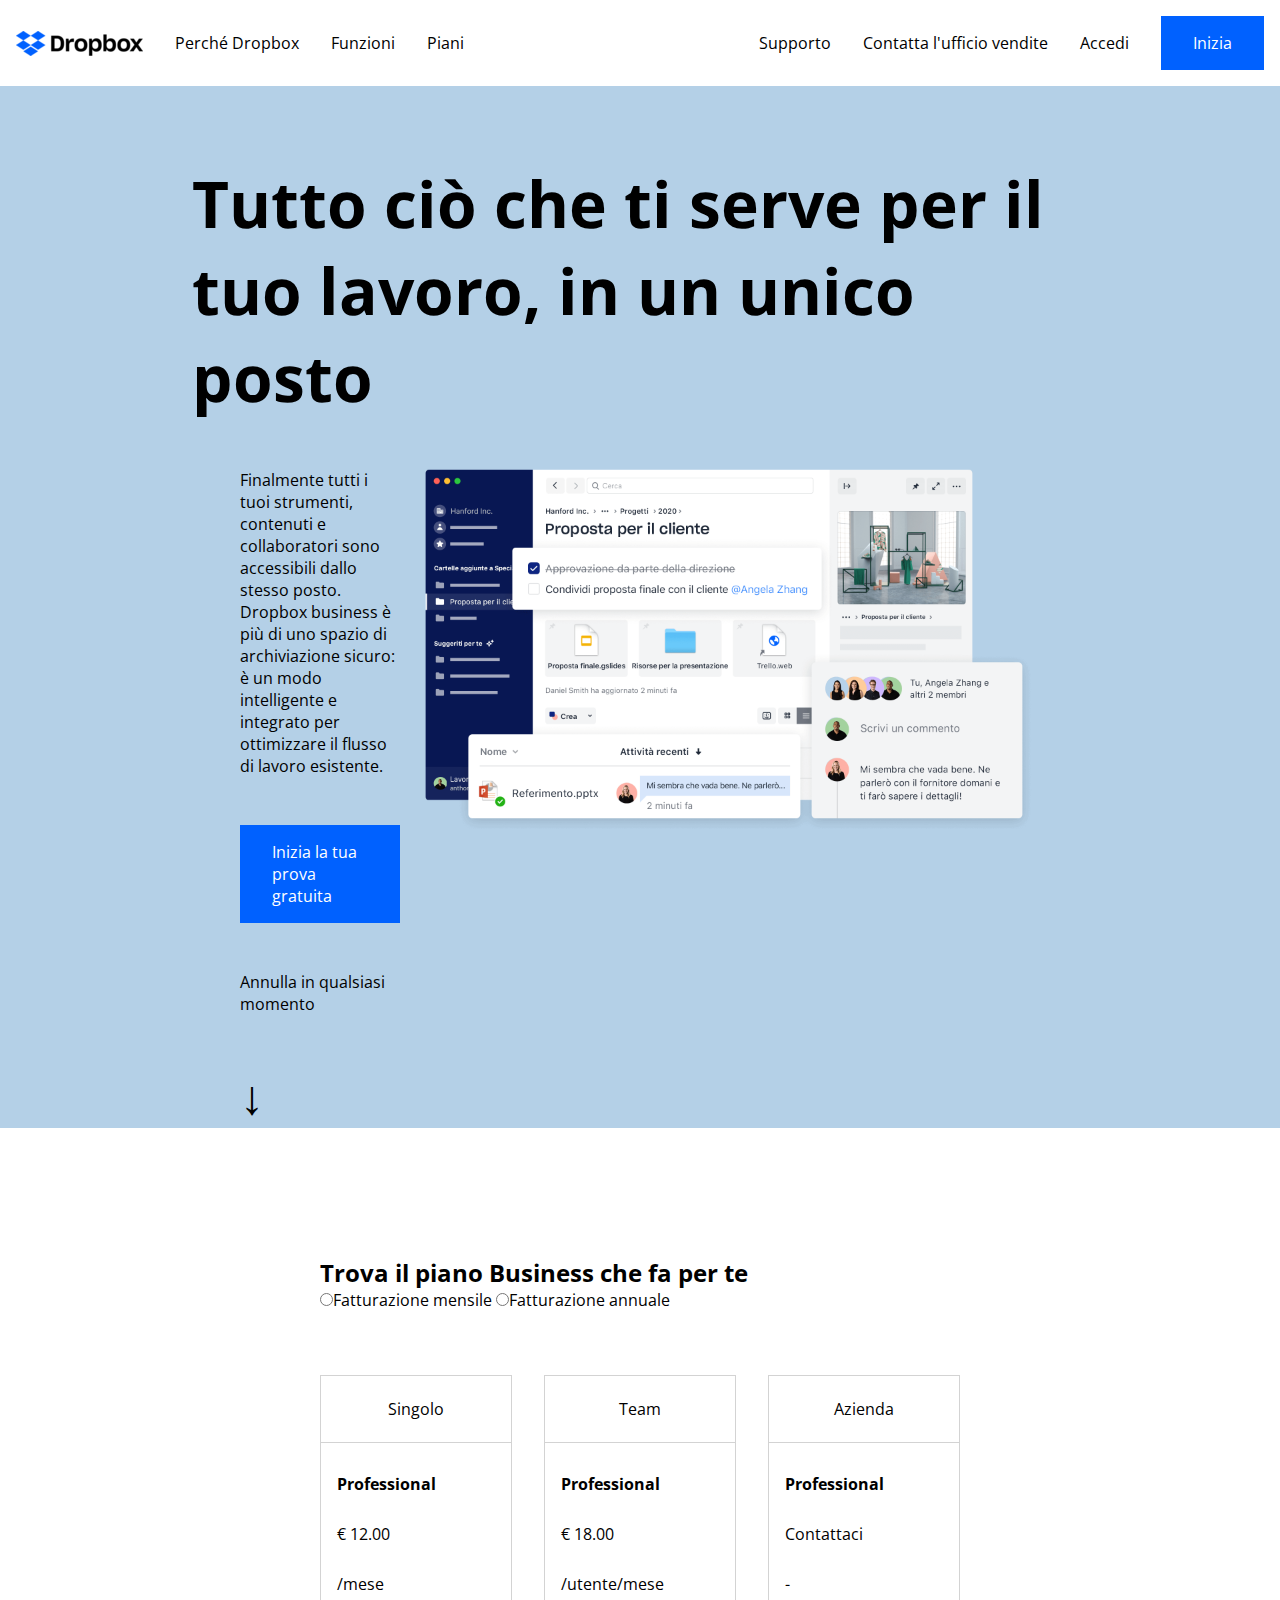
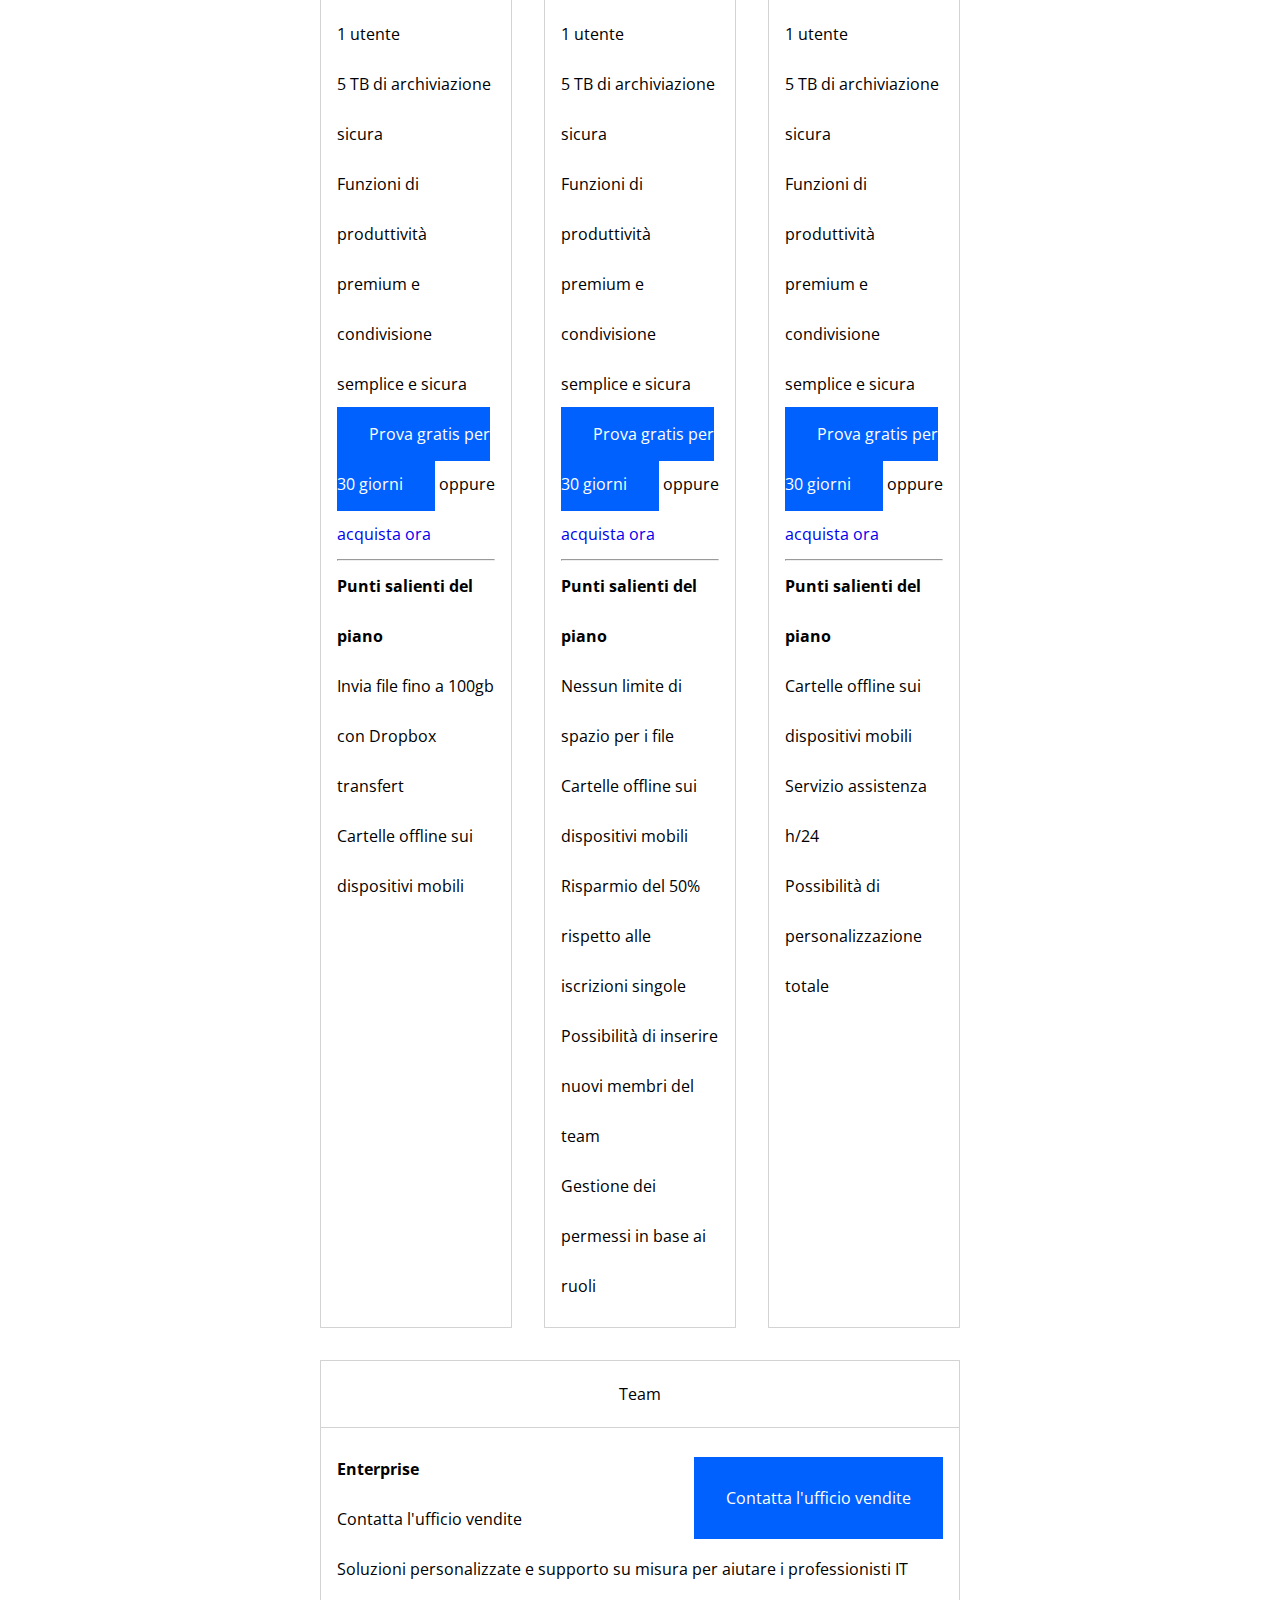
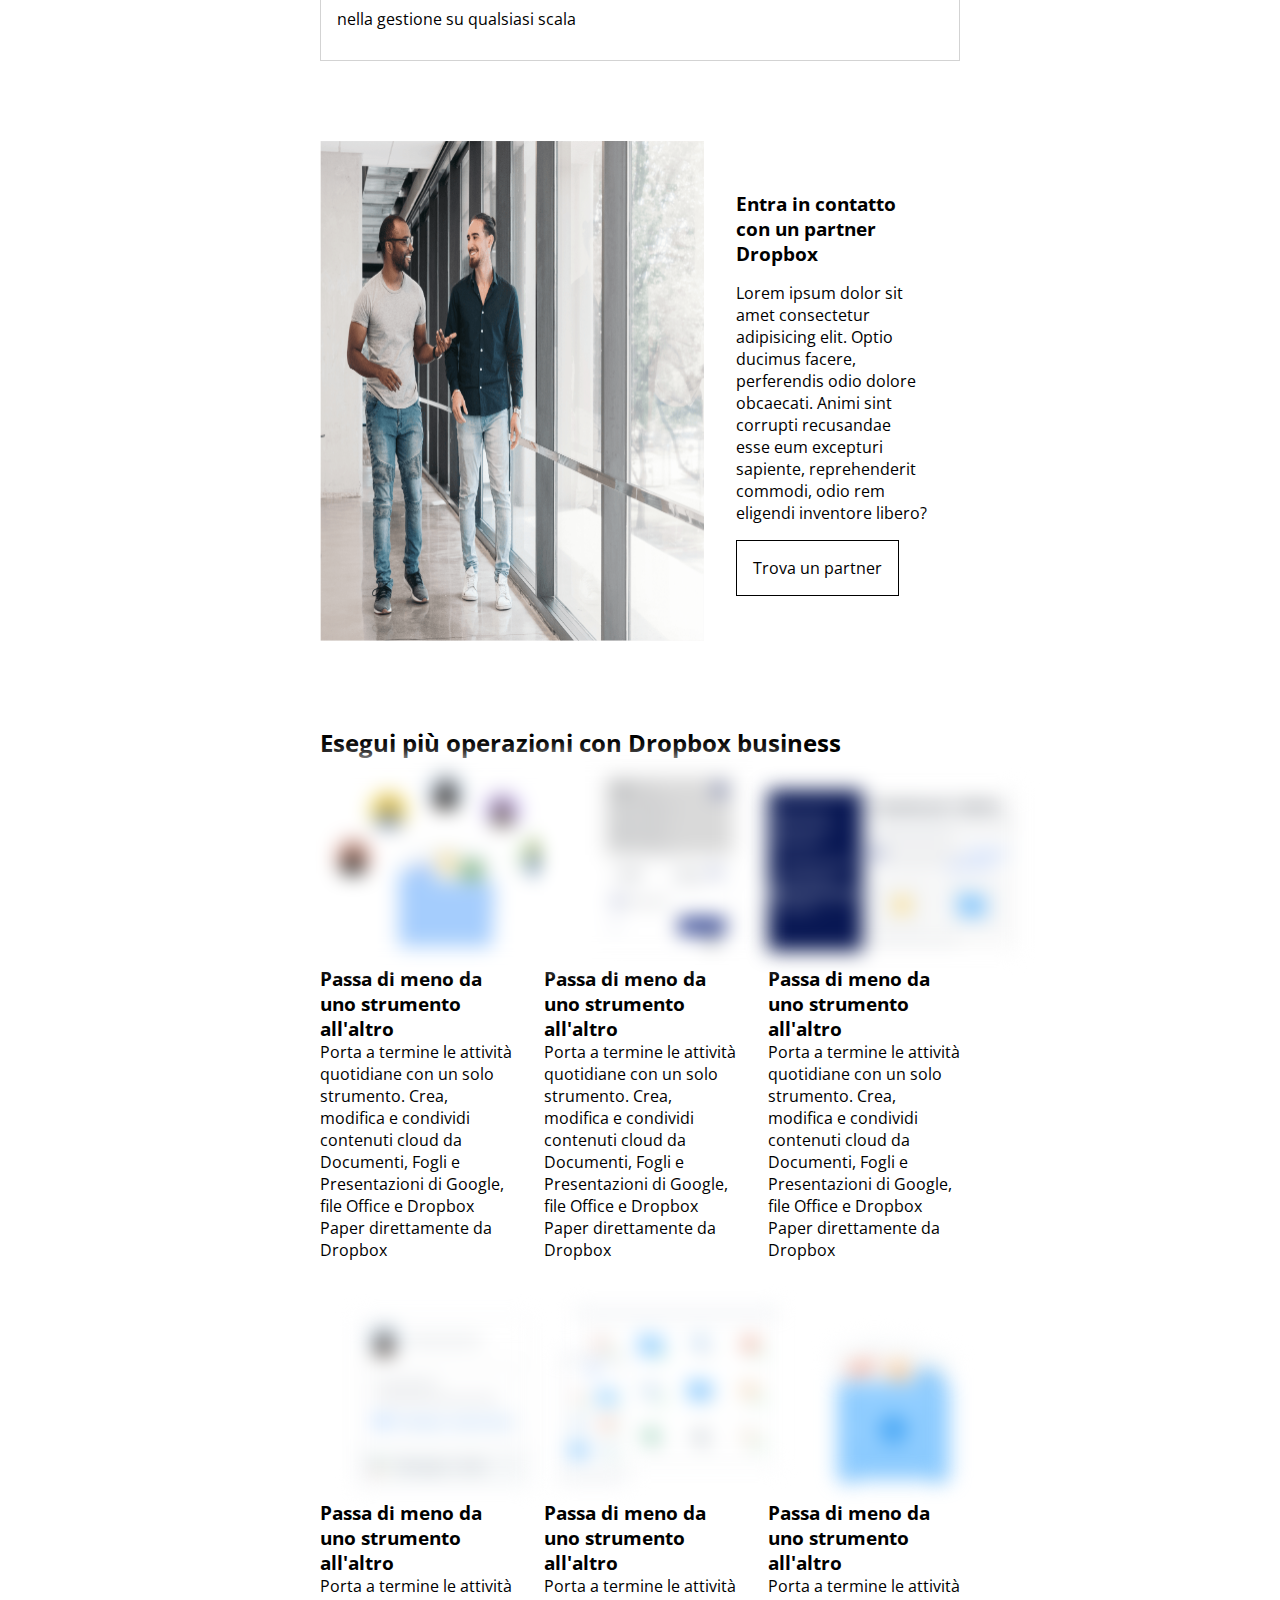
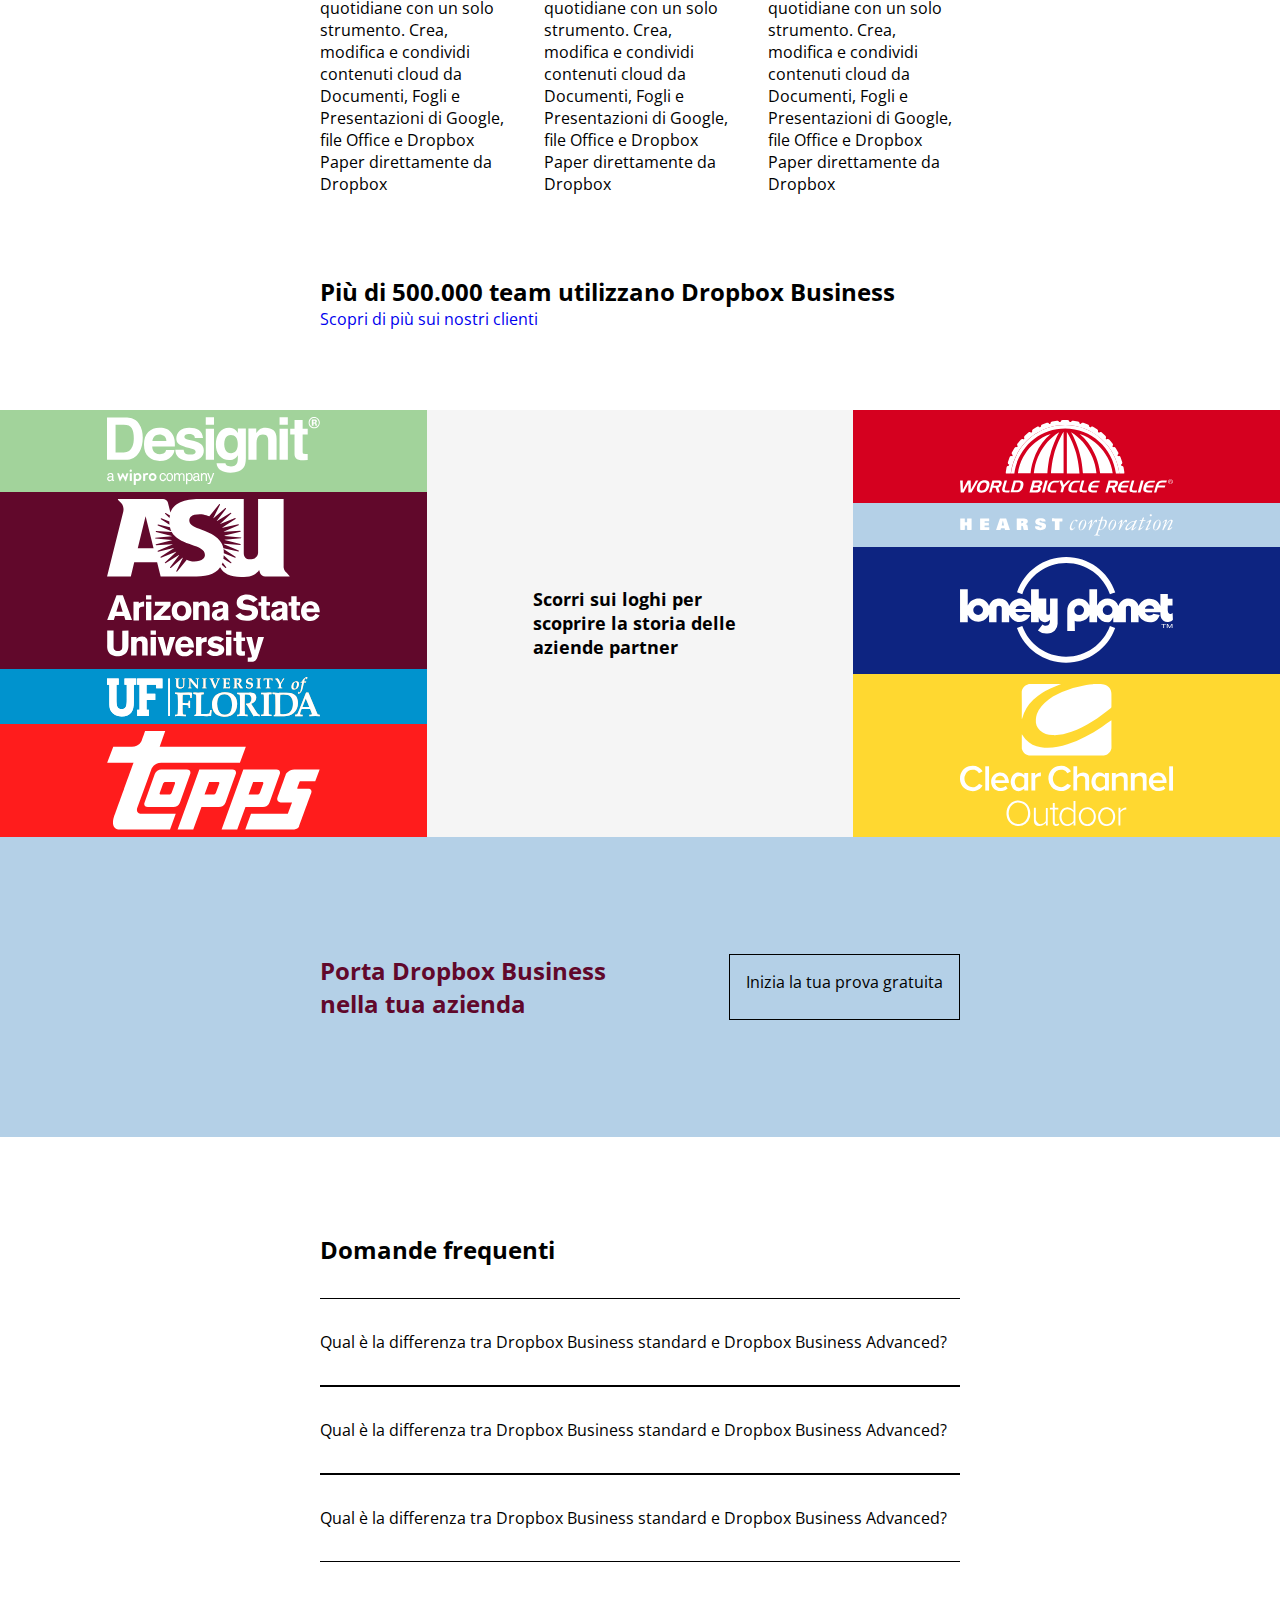
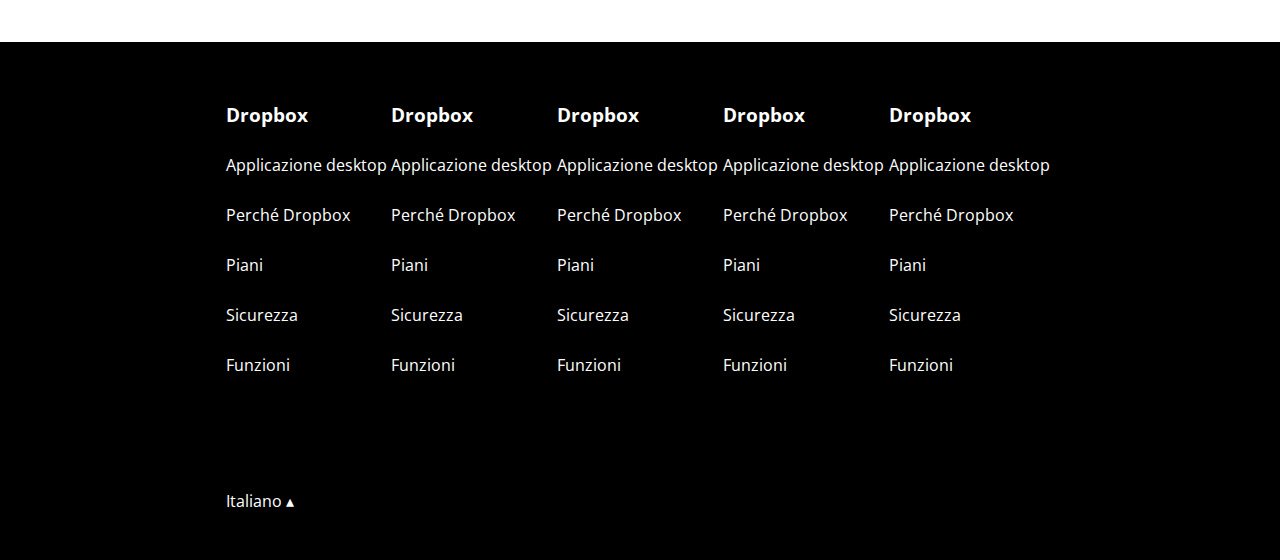
<file: index.html>
<!DOCTYPE html>
<html lang="en">

<head>
    <meta charset="UTF-8">
    <meta name="viewport" content="width=device-width, initial-scale=1.0">
    <title>Dropbox</title>
    <link rel="stylesheet" href="./assets/css/style.css">
    <link rel="stylesheet" href="https://cdnjs.cloudflare.com/ajax/libs/font-awesome/6.5.1/css/all.min.css"
        integrity="sha512-DTOQO9RWCH3ppGqcWaEA1BIZOC6xxalwEsw9c2QQeAIftl+Vegovlnee1c9QX4TctnWMn13TZye+giMm8e2LwA=="
        crossorigin="anonymous" referrerpolicy="no-referrer" />
    <link rel='stylesheet' href='https://fonts.googleapis.com/css?family=Open Sans'>
</head>

<body>
    <header>
        <nav>
            <div class="left">
                <img src="./assets/img/logo-small.png" alt="Dropbox logo">
                <a href="#">Perché Dropbox</a>
                <a href="#">Funzioni</a>
                <a href="#">Piani</a>
            </div>
            <div class="right">
                <a href="#">Supporto</a>
                <a href="#">Contatta l'ufficio vendite</a>
                <a href="#">Accedi</a>
                <a class="blue" href="#">Inizia</a>
            </div>
        </nav>
    </header>
    <main class="center container-big">
        <div class="jumbotron">
            <div class="jumbotron-title container-medium">
                <h1>Tutto ciò che ti serve per il tuo lavoro, in un unico posto</h1>
            </div>
            <div class="jumbotron-body container-medium">
                <div class="jumbotron-text">
                    <p>Finalmente tutti i tuoi strumenti, contenuti e collaboratori sono accessibili dallo stesso posto.
                        Dropbox business è più di uno spazio di archiviazione sicuro: è un modo intelligente e integrato
                        per ottimizzare il flusso di lavoro esistente.</p>
                    <a class="blue" href="#">Inizia la tua prova gratuita</a>
                    <a class="white" style="color: black;" href="#">Annulla in qualsiasi momento</a>
                    <a class="scroll-button" href="#arrivo">&downarrow;</a>
                </div>
                <div class="jumbotron-img">
                    <img src="./assets/img/jumbo.png" width="100%" alt="">
                </div>
            </div>
        </div>
        <div class="plans container-small">
            <div class="plans-title">
                <h2>Trova il piano Business che fa per te</h2>
                <input type="radio" name="billing" id="">Fatturazione mensile
                <input type="radio" name="billing" id="">Fatturazione annuale
            </div>
            <div class="container">
                <div class="row">
                    <div class="col-4">
                        <div class="card">
                            <div class="card-name"><i class="fa-solid fa-user"></i> Singolo</div>
                            <div class="card-body">
                                <h4>Professional</h4>
                                <p>&euro; 12.00</p>
                                <p>/mese</p>
                                <ul>
                                    <li><i class="fa-solid fa-user"></i> 1 utente</li>
                                    <li><i class="fa-solid fa-folder"></i> 5 TB di archiviazione sicura</li>
                                    <li><i class="fa-solid fa-share-nodes"></i> Funzioni di produttività premium e
                                        condivisione semplice e sicura</li>
                                </ul>
                                <a class="blue" href="#">Prova gratis per 30 giorni</a>
                                <span>oppure</span><a href="#"> acquista ora</a>
                                <hr>
                                <h4>Punti salienti del piano</h4>
                                <ul>
                                    <li><i class="fa-solid fa-check"></i> Invia file fino a 100gb con Dropbox transfert
                                    </li>
                                    <li><i class="fa-solid fa-check"></i> Cartelle offline sui dispositivi mobili</li>
                                </ul>
                            </div>
                        </div>
                    </div>
                    <div class="col-4">
                        <div class="card">
                            <div class="card-name"><i class="fa-solid fa-users"></i> Team</div>
                            <div class="card-body">
                                <h4>Professional</h4>
                                <p>&euro; 18.00</p>
                                <p>/utente/mese</p>
                                <ul>
                                    <li><i class="fa-solid fa-user"></i> 1 utente</li>
                                    <li><i class="fa-solid fa-folder"></i> 5 TB di archiviazione sicura</li>
                                    <li><i class="fa-solid fa-share-nodes"></i> Funzioni di produttività premium e
                                        condivisione semplice e sicura</li>
                                </ul>
                                <a class="blue" href="#">Prova gratis per 30 giorni</a>
                                <span>oppure</span><a href="#"> acquista ora</a>
                                <hr>
                                <h4>Punti salienti del piano</h4>
                                <ul>
                                    <li><i class="fa-solid fa-check"></i> Nessun limite di spazio per i file</li>
                                    <li><i class="fa-solid fa-check"></i> Cartelle offline sui dispositivi mobili</li>
                                    <li><i class="fa-solid fa-check"></i> Risparmio del 50% rispetto alle iscrizioni
                                        singole</li>
                                    <li><i class="fa-solid fa-check"></i> Possibilità di inserire nuovi membri del team
                                    </li>
                                    <li><i class="fa-solid fa-check"></i> Gestione dei permessi in base ai ruoli</li>
                                </ul>
                            </div>
                        </div>
                    </div>
                    <div class="col-4">
                        <div class="card">
                            <div class="card-name"><i class="fa-solid fa-building"></i> Azienda</div>
                            <div class="card-body">
                                <h4>Professional</h4>
                                <p>Contattaci</p>
                                <p>-</p>
                                <ul>
                                    <li><i class="fa-solid fa-user"></i> 1 utente</li>
                                    <li><i class="fa-solid fa-folder"></i> 5 TB di archiviazione sicura</li>
                                    <li><i class="fa-solid fa-share-nodes"></i> Funzioni di produttività premium e
                                        condivisione semplice e sicura</li>
                                </ul>
                                <a class="blue" href="#">Prova gratis per 30 giorni</a>
                                <span>oppure</span><a href="#"> acquista ora</a>
                                <hr>
                                <h4>Punti salienti del piano</h4>
                                <ul>
                                    <li><i class="fa-solid fa-check"></i> Cartelle offline sui dispositivi mobili</li>
                                    <li><i class="fa-solid fa-check"></i> Servizio assistenza h/24</li>
                                    <li><i class="fa-solid fa-check"></i> Possibilità di personalizzazione totale</li>
                                </ul>
                            </div>
                        </div>
                    </div>
                </div>
                <div class="horizontal-card">
                    <div class="card-name"><i class="fa-solid fa-building"></i> Team</div>
                    <div class="card-body">
                        <h4>Enterprise</h4>
                        <p>Contatta l'ufficio vendite</p>
                        <p>Soluzioni personalizzate e supporto su misura per aiutare i professionisti IT nella
                            gestione su qualsiasi scala</p>
                        <a class="blue" href="#">Contatta l'ufficio vendite</a>
                    </div>
                </div>
            </div>
        </div>
        </div>
        <div class="find-a-partner container-small">
            <div class="partner-img">
                <img id="partner" src="./assets/img/partner.png" height="500px" alt="">
            </div>
            <div class="partner-text">
                <h3>Entra in contatto con un partner Dropbox</h3>
                <p>Lorem ipsum dolor sit amet consectetur adipisicing elit. Optio ducimus facere, perferendis odio
                    dolore obcaecati. Animi sint corrupti recusandae esse eum excepturi sapiente, reprehenderit commodi,
                    odio rem eligendi inventore libero?</p>
                <a class="white" style="color: black;" href="#">Trova un partner</a>
            </div>
        </div>
        <a name="arrivo"></a>
        <div class="functions container-small">
            <h2>Esegui più operazioni con Dropbox business</h2>
            <div class="row">
                <div class="col-4">
                    <div class="function-box">
                        <div class="function-img">
                            <img class="window" src="./assets/img/business-feature-switching-tools.png" alt="">
                        </div>
                        <div class="function-title">
                            <h3>Passa di meno da uno strumento all'altro</h3>
                        </div>
                        <div class="function-text">Porta a termine le attività quotidiane con un solo strumento. Crea,
                            modifica e condividi contenuti cloud da Documenti, Fogli e Presentazioni di Google, file
                            Office
                            e Dropbox Paper direttamente da Dropbox</div>
                    </div>
                </div>
                <div class="col-4">
                    <div class="function-box">
                        <div class="function-img">
                            <img class="window" src="./assets/img/business-feature-send-files-it.png" alt="">
                        </div>
                        <div class="function-title">
                            <h3>Passa di meno da uno strumento all'altro</h3>
                        </div>
                        <div class="function-text">Porta a termine le attività quotidiane con un solo strumento. Crea,
                            modifica e condividi contenuti cloud da Documenti, Fogli e Presentazioni di Google, file
                            Office
                            e Dropbox Paper direttamente da Dropbox</div>
                    </div>
                </div>
                <div class="col-4">
                    <div class="function-box">
                        <div class="function-img">
                            <img class="window" src="./assets/img/business-feature-coordinate-it.png" alt="">
                        </div>
                        <div class="function-title">
                            <h3>Passa di meno da uno strumento all'altro</h3>
                        </div>
                        <div class="function-text">Porta a termine le attività quotidiane con un solo strumento. Crea,
                            modifica e condividi contenuti cloud da Documenti, Fogli e Presentazioni di Google, file
                            Office
                            e Dropbox Paper direttamente da Dropbox</div>
                    </div>
                </div>
                <div class="col-4">
                    <div class="function-box">
                        <div class="function-img">
                            <img class="window" src="./assets/img/business-feature-integrations-it.png" alt="">
                        </div>
                        <div class="function-title">
                            <h3>Passa di meno da uno strumento all'altro</h3>
                        </div>
                        <div class="function-text">Porta a termine le attività quotidiane con un solo strumento. Crea,
                            modifica e condividi contenuti cloud da Documenti, Fogli e Presentazioni di Google, file
                            Office
                            e Dropbox Paper direttamente da Dropbox</div>
                    </div>
                </div>
                <div class="col-4">
                    <div class="function-box">
                        <div class="function-img">
                            <img class="window" src="./assets/img/business-feature-multi-device.png" alt="">
                        </div>
                        <div class="function-title">
                            <h3>Passa di meno da uno strumento all'altro</h3>
                        </div>
                        <div class="function-text">Porta a termine le attività quotidiane con un solo strumento. Crea,
                            modifica e condividi contenuti cloud da Documenti, Fogli e Presentazioni di Google, file
                            Office
                            e Dropbox Paper direttamente da Dropbox</div>
                    </div>
                </div>
                <div class="col-4">
                    <div class="function-box">
                        <div class="function-img">
                            <img class="window" src="./assets/img/business-feature-security.png" alt="">
                        </div>
                        <div class="function-title">
                            <h3>Passa di meno da uno strumento all'altro</h3>
                        </div>
                        <div class="function-text">Porta a termine le attività quotidiane con un solo strumento. Crea,
                            modifica e condividi contenuti cloud da Documenti, Fogli e Presentazioni di Google, file
                            Office
                            e Dropbox Paper direttamente da Dropbox</div>
                    </div>
                </div>
            </div>
        </div>
        <div class="corporate container-small">
            <h2>Più di 500.000 team utilizzano Dropbox Business</h2>
            <a href="#">Scopri di più sui nostri clienti</a>
        </div>
        <div class="corporate-logo">
            <div class="col-3">
                <div class="left-block">
                    <div class="square" id="designit" style="background-color: rgba(162, 211, 155, 1);">
                        <img class="logo" src="./assets/img/designit.svg" width="50%" alt="">
                    </div>
                    <div class="square" id="asu" style="background-color: rgba(97, 8, 43, 1);">
                        <img class="logo" src="./assets/img/arizona_state_university.svg" width="50%" alt="">
                    </div>
                    <div class="square" id="uf" style="background-color: rgba(0, 147, 206, 1);">
                        <img class="logo" src="./assets/img/university_of_florida.svg" alt="" width="50%">
                    </div>
                    <div class="square" id="topps" style="background-color: rgba(255, 28, 28, 1);">
                        <img class="logo" src="./assets/img/topps.svg" width="50%" alt="">
                    </div>
                </div>
                <div class="central-block">
                    <div class="try-me">
                        <p>Scorri sui loghi per scoprire la storia delle aziende partner</p>
                    </div>

                    <div class="text-showoff designit">
                        <h2><img src="./assets/img/designit.svg" width="50%" alt=""></h2>
                        <hr>
                        <p>Lorem ipsum dolor sit amet consectetur adipisicing elit. Vitae impedit fugiat, voluptatum
                            tempore in beatae commodi quam accusantium hic illo perspiciatis iste aliquid placeat
                            delectus adipisci temporibus iure asperiores, minus ex reiciendis est. Consectetur
                            tempore architecto omnis repudiandae similique quas!</p>
                        <hr>
                        <p>Simone Nolberto, Boolean</p>
                    </div>
                    <div class="text-showoff asu">
                        <h2><img src="./assets/img/arizona_state_university.svg" width="50%" alt=""></h2>
                        <hr>
                        <p>Lorem ipsum dolor sit amet consectetur adipisicing elit. Vitae impedit fugiat, voluptatum
                            tempore in beatae commodi quam accusantium hic illo perspiciatis iste aliquid placeat
                            delectus adipisci temporibus iure asperiores, minus ex reiciendis est. Consectetur
                            tempore architecto omnis repudiandae similique quas!</p>
                        <hr>
                        <p>Simone Nolberto, Boolean</p>
                    </div>
                    <div class="text-showoff uf">
                        <h2><img src="./assets/img/university_of_florida.svg" width="50%" alt=""></h2>
                        <hr>
                        <p>Lorem ipsum dolor sit amet consectetur adipisicing elit. Vitae impedit fugiat, voluptatum
                            tempore in beatae commodi quam accusantium hic illo perspiciatis iste aliquid placeat
                            delectus adipisci temporibus iure asperiores, minus ex reiciendis est. Consectetur
                            tempore architecto omnis repudiandae similique quas!</p>
                        <hr>
                        <p>Simone Nolberto, Boolean</p>
                    </div>
                    <div class="text-showoff topps">
                        <h2><img src="./assets/img/topps.svg" width="50%" alt=""></h2>
                        <hr>
                        <p>Lorem ipsum dolor sit amet consectetur adipisicing elit. Vitae impedit fugiat, voluptatum
                            tempore in beatae commodi quam accusantium hic illo perspiciatis iste aliquid placeat
                            delectus adipisci temporibus iure asperiores, minus ex reiciendis est. Consectetur
                            tempore architecto omnis repudiandae similique quas!</p>
                        <hr>
                        <p>Simone Nolberto, Boolean</p>
                    </div>
                    <div class="text-showoff wbr">
                        <h2><img src="./assets/img/world_bicycle_relief.svg" width="50%" alt=""></h2>
                        <hr>
                        <p>Lorem ipsum dolor sit amet consectetur adipisicing elit. Vitae impedit fugiat, voluptatum
                            tempore in beatae commodi quam accusantium hic illo perspiciatis iste aliquid placeat
                            delectus adipisci temporibus iure asperiores, minus ex reiciendis est. Consectetur
                            tempore architecto omnis repudiandae similique quas!</p>
                        <hr>
                        <p>Simone Nolberto, Boolean</p>
                    </div>
                    <div class="text-showoff hearts">
                        <h2><img src="./assets/img/hearst_corp.svg" width="50%" alt=""></h2>
                        <hr>
                        <p>Lorem ipsum dolor sit amet consectetur adipisicing elit. Vitae impedit fugiat, voluptatum
                            tempore in beatae commodi quam accusantium hic illo perspiciatis iste aliquid placeat
                            delectus adipisci temporibus iure asperiores, minus ex reiciendis est. Consectetur
                            tempore architecto omnis repudiandae similique quas!</p>
                        <hr>
                        <p>Simone Nolberto, Boolean</p>
                    </div>
                    <div class="text-showoff lp">
                        <h2><img src="./assets/img/lonely_planet.svg" width="50%" alt=""></h2>
                        <hr>
                        <p>Lorem ipsum dolor sit amet consectetur adipisicing elit. Vitae impedit fugiat, voluptatum
                            tempore in beatae commodi quam accusantium hic illo perspiciatis iste aliquid placeat
                            delectus adipisci temporibus iure asperiores, minus ex reiciendis est. Consectetur
                            tempore architecto omnis repudiandae similique quas!</p>
                        <hr>
                        <p>Simone Nolberto, Boolean</p>
                    </div>
                    <div class="text-showoff outdoor">
                        <h2><img src="./assets/img/clear_channel.svg" width="50%" alt=""></h2>
                        <hr>
                        <p>Lorem ipsum dolor sit amet consectetur adipisicing elit. Vitae impedit fugiat, voluptatum
                            tempore in beatae commodi quam accusantium hic illo perspiciatis iste aliquid placeat
                            delectus adipisci temporibus iure asperiores, minus ex reiciendis est. Consectetur
                            tempore architecto omnis repudiandae similique quas!</p>
                        <hr>
                        <p>Simone Nolberto, Boolean</p>
                    </div>
                </div>
                <div class="right-block">
                    <div class="square" id="wbr" style="background-color: rgba(213, 0, 31, 1);">
                        <img class="logo" src="./assets/img/world_bicycle_relief.svg" width="50%" alt="">
                    </div>
                    <div class="square" id="hearts" style="background-color: rgba(180, 208, 231, 1);">
                        <img class="logo" src="./assets/img/hearst_corp.svg" width="50%" alt="">
                    </div>
                    <div class="square" id="lp" style="background-color: rgba(13, 36, 129, 1);">
                        <img class="logo" src="./assets/img/lonely_planet.svg" alt="" width="50%">
                    </div>
                    <div class="square" id="outdoor" style="background-color: rgba(255, 216, 48, 1);">
                        <img class="logo" src="./assets/img/clear_channel.svg" alt="" width="50%">
                    </div>
                </div>
            </div>
        </div>
        <section>
            <div class="cta container-small">
                <h2 class="section-title">Porta Dropbox Business nella tua azienda</h2>
                <a class="white" style="color: black;" href="#">Inizia la tua prova gratuita</a>
            </div>
        </section>
        <div class="faq container-small">
            <h2>Domande frequenti</h2>
            <div class="question-box">
                <div class="question">Qual è la differenza tra Dropbox Business standard e Dropbox Business Advanced?
                    <i class="fa-solid fa-chevron-down fa-xs"></i>
                    <i class="fa-solid fa-chevron-up fa-xs"></i>
                    <div class="answer">Lorem, ipsum dolor sit amet consectetur adipisicing elit. Amet excepturi
                        recusandae explicabo incidunt, magni ipsum! A neque esse animi doloremque. Ab dolores soluta
                        rerum minus repellat? Pariatur voluptate maiores quaerat!</div>
                </div>
                <div class="question">Qual è la differenza tra Dropbox Business standard e Dropbox Business Advanced?
                    <i class="fa-solid fa-chevron-down fa-xs"></i>
                    <i class="fa-solid fa-chevron-up fa-xs"></i>
                    <div class="answer">Lorem, ipsum dolor sit amet consectetur adipisicing elit. Amet excepturi
                        recusandae explicabo incidunt, magni ipsum! A neque esse animi doloremque. Ab dolores soluta
                        rerum minus repellat? Pariatur voluptate maiores quaerat!</div>
                </div>
                <div class="question">Qual è la differenza tra Dropbox Business standard e Dropbox Business Advanced?
                    <i class="fa-solid fa-chevron-down fa-xs"></i>
                    <i class="fa-solid fa-chevron-up fa-xs"></i>
                    <div class="answer">Lorem, ipsum dolor sit amet consectetur adipisicing elit. Amet excepturi
                        recusandae explicabo incidunt, magni ipsum! A neque esse animi doloremque. Ab dolores soluta
                        rerum minus repellat? Pariatur voluptate maiores quaerat!</div>
                </div>
            </div>

        </div>
    </main>
    <footer>
        <div class="top container-medium">
            <div class="footer-card">
                <h3>Dropbox</h3>
                <ul>
                    <li>Applicazione desktop</li>
                    <li>Perché Dropbox</li>
                    <li>Piani</li>
                    <li>Sicurezza</li>
                    <li>Funzioni</li>
                </ul>
            </div>
            <div class="footer-card">
                <h3>Dropbox</h3>
                <ul>
                    <li>Applicazione desktop</li>
                    <li>Perché Dropbox</li>
                    <li>Piani</li>
                    <li>Sicurezza</li>
                    <li>Funzioni</li>
                </ul>
            </div>
            <div class="footer-card">
                <h3>Dropbox</h3>
                <ul>
                    <li>Applicazione desktop</li>
                    <li>Perché Dropbox</li>
                    <li>Piani</li>
                    <li>Sicurezza</li>
                    <li>Funzioni</li>
                </ul>
            </div>
            <div class="footer-card">
                <h3>Dropbox</h3>
                <ul>
                    <li>Applicazione desktop</li>
                    <li>Perché Dropbox</li>
                    <li>Piani</li>
                    <li>Sicurezza</li>
                    <li>Funzioni</li>
                </ul>
            </div>
            <div class="footer-card">
                <h3>Dropbox</h3>
                <ul>
                    <li>Applicazione desktop</li>
                    <li>Perché Dropbox</li>
                    <li>Piani</li>
                    <li>Sicurezza</li>
                    <li>Funzioni</li>
                </ul>
            </div>

        </div>
        <div class="bottom container-medium">
            <p><i class="fa-solid fa-earth-americas"></i> Italiano &blacktriangle;</p>
        </div>
    </footer>
</body>

</html>
</file>
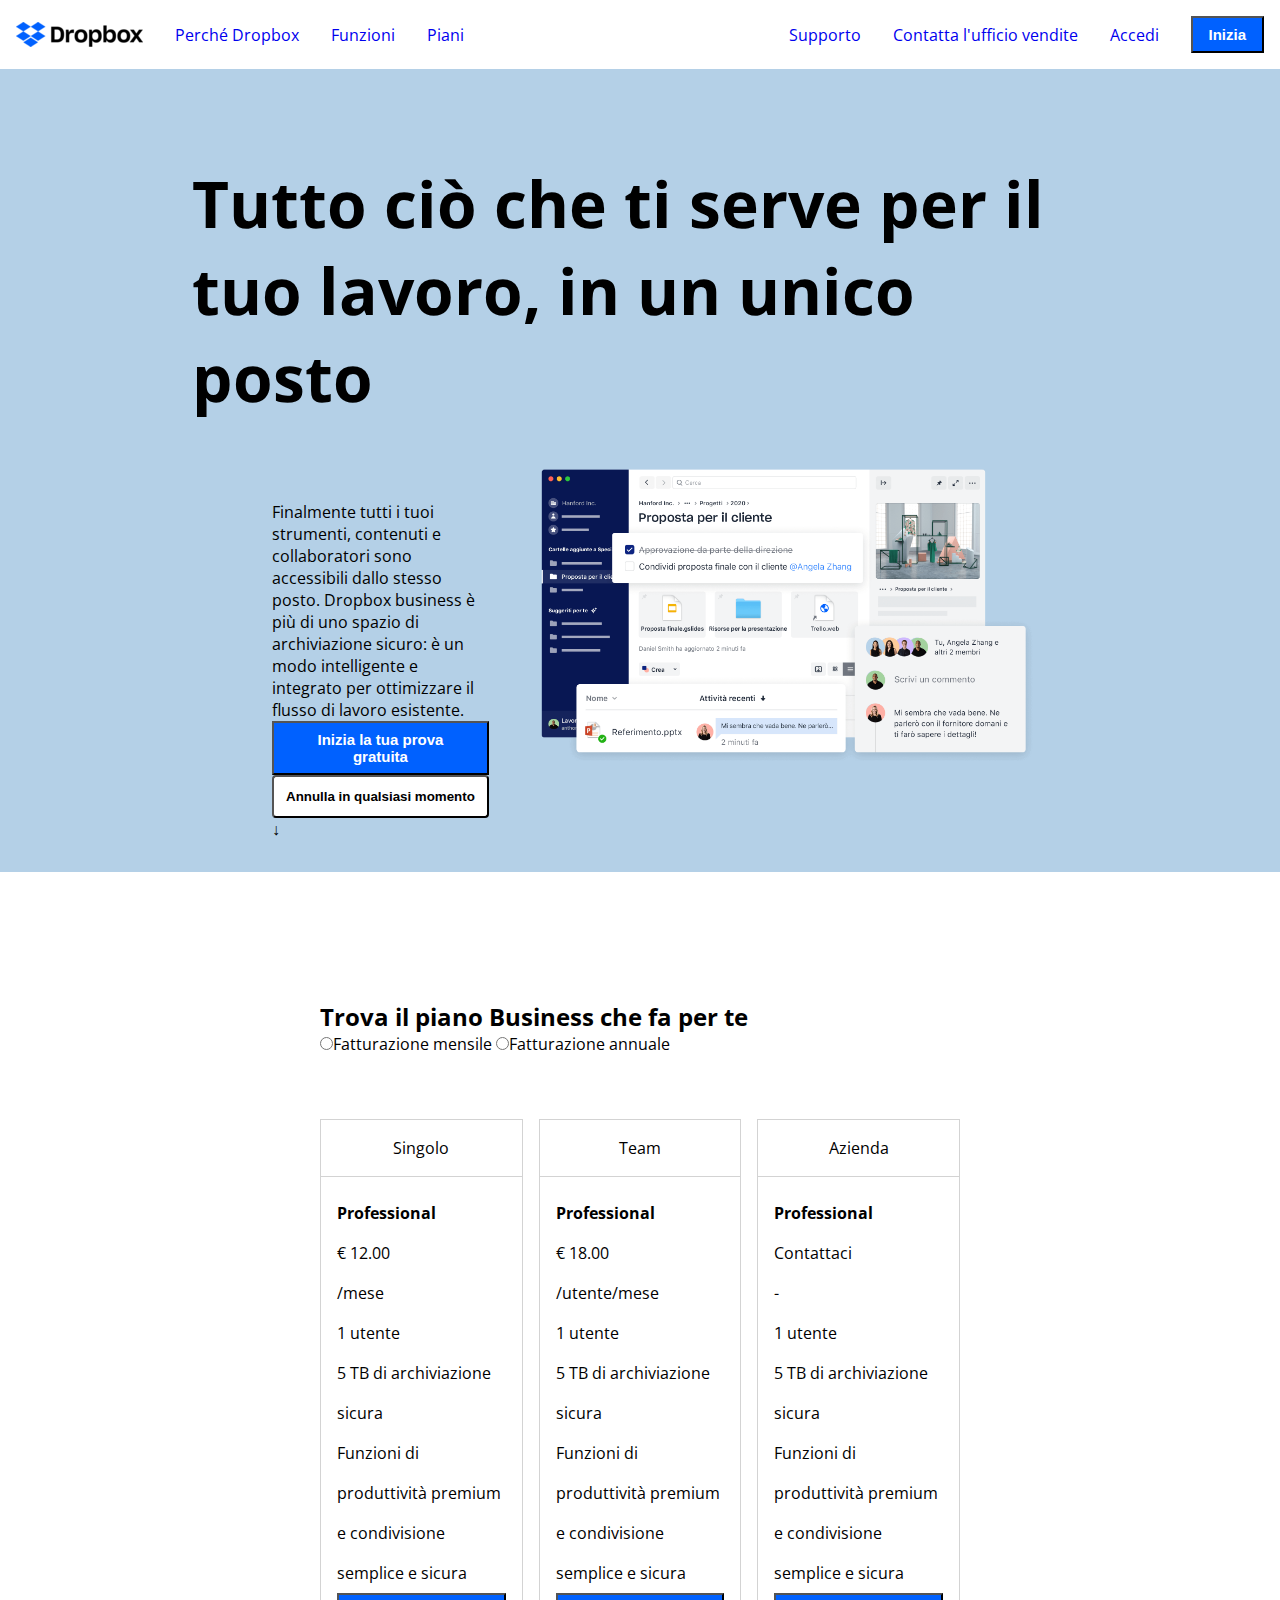
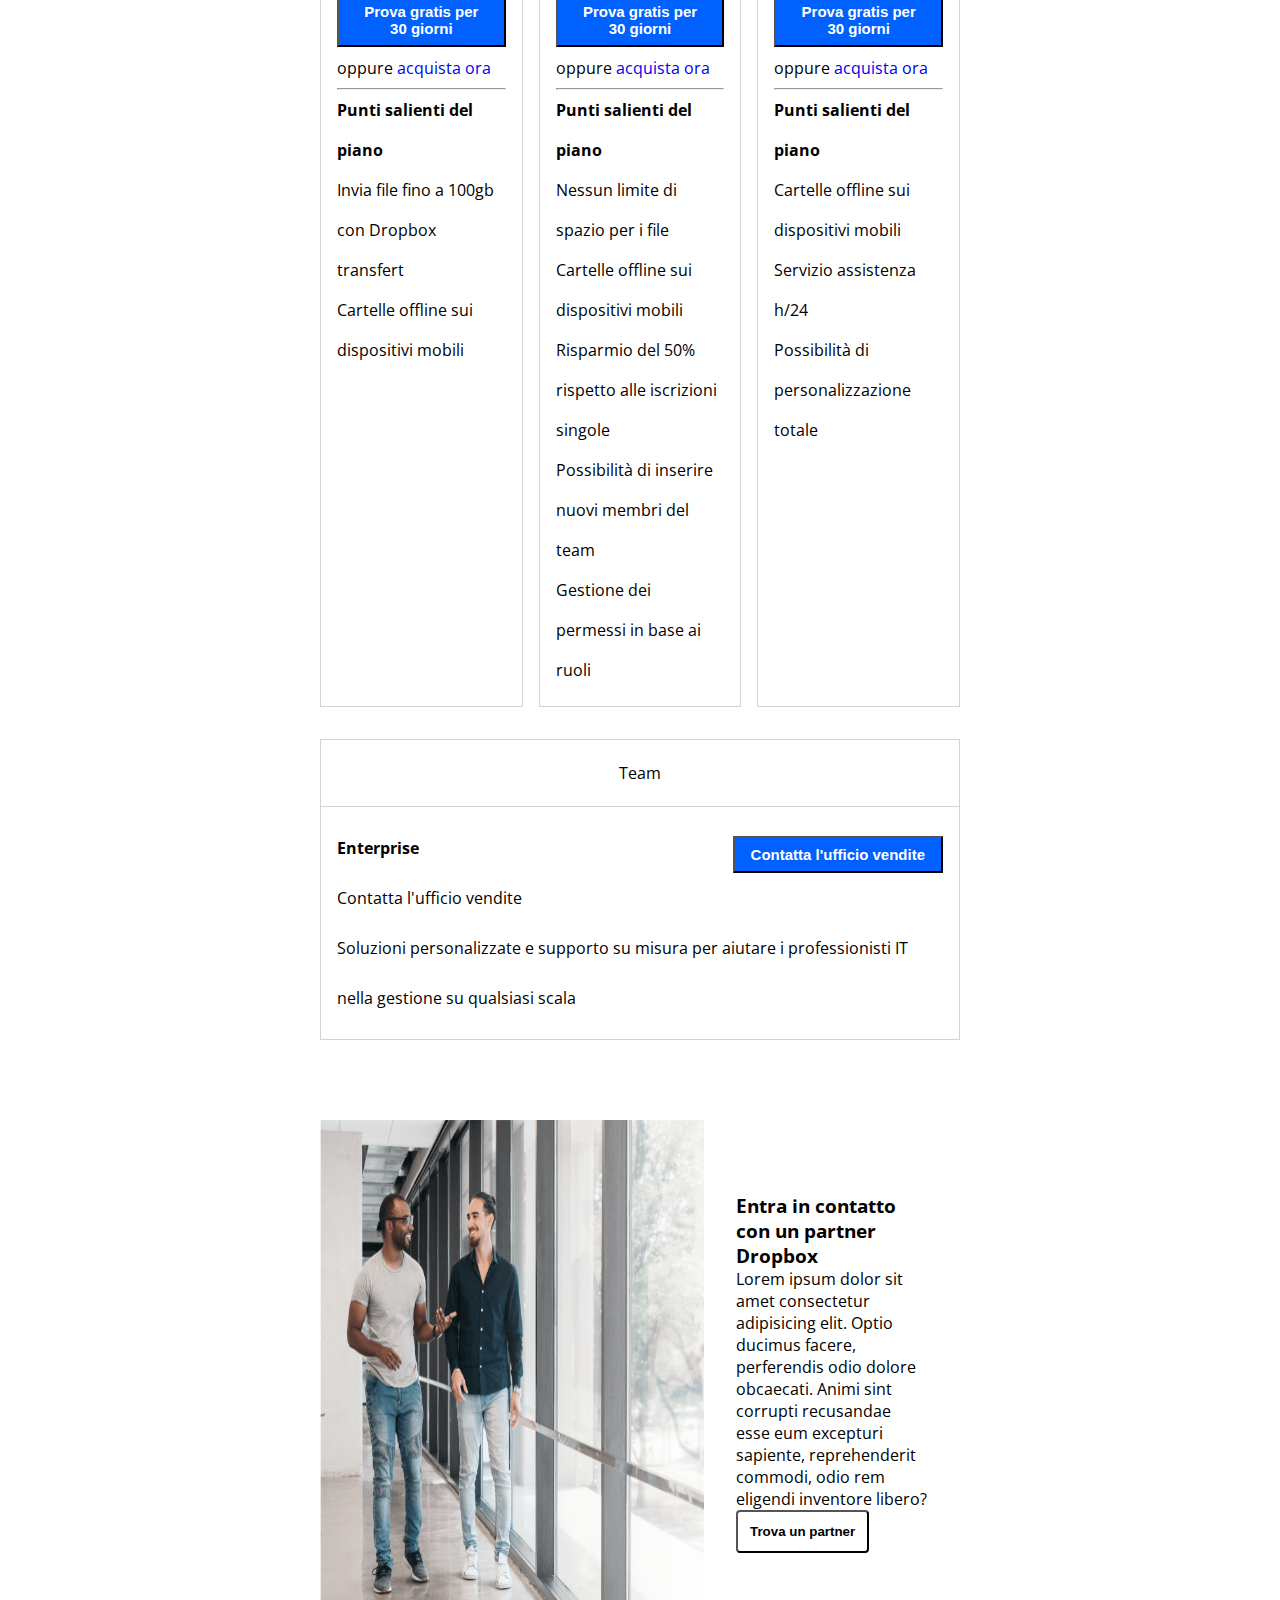
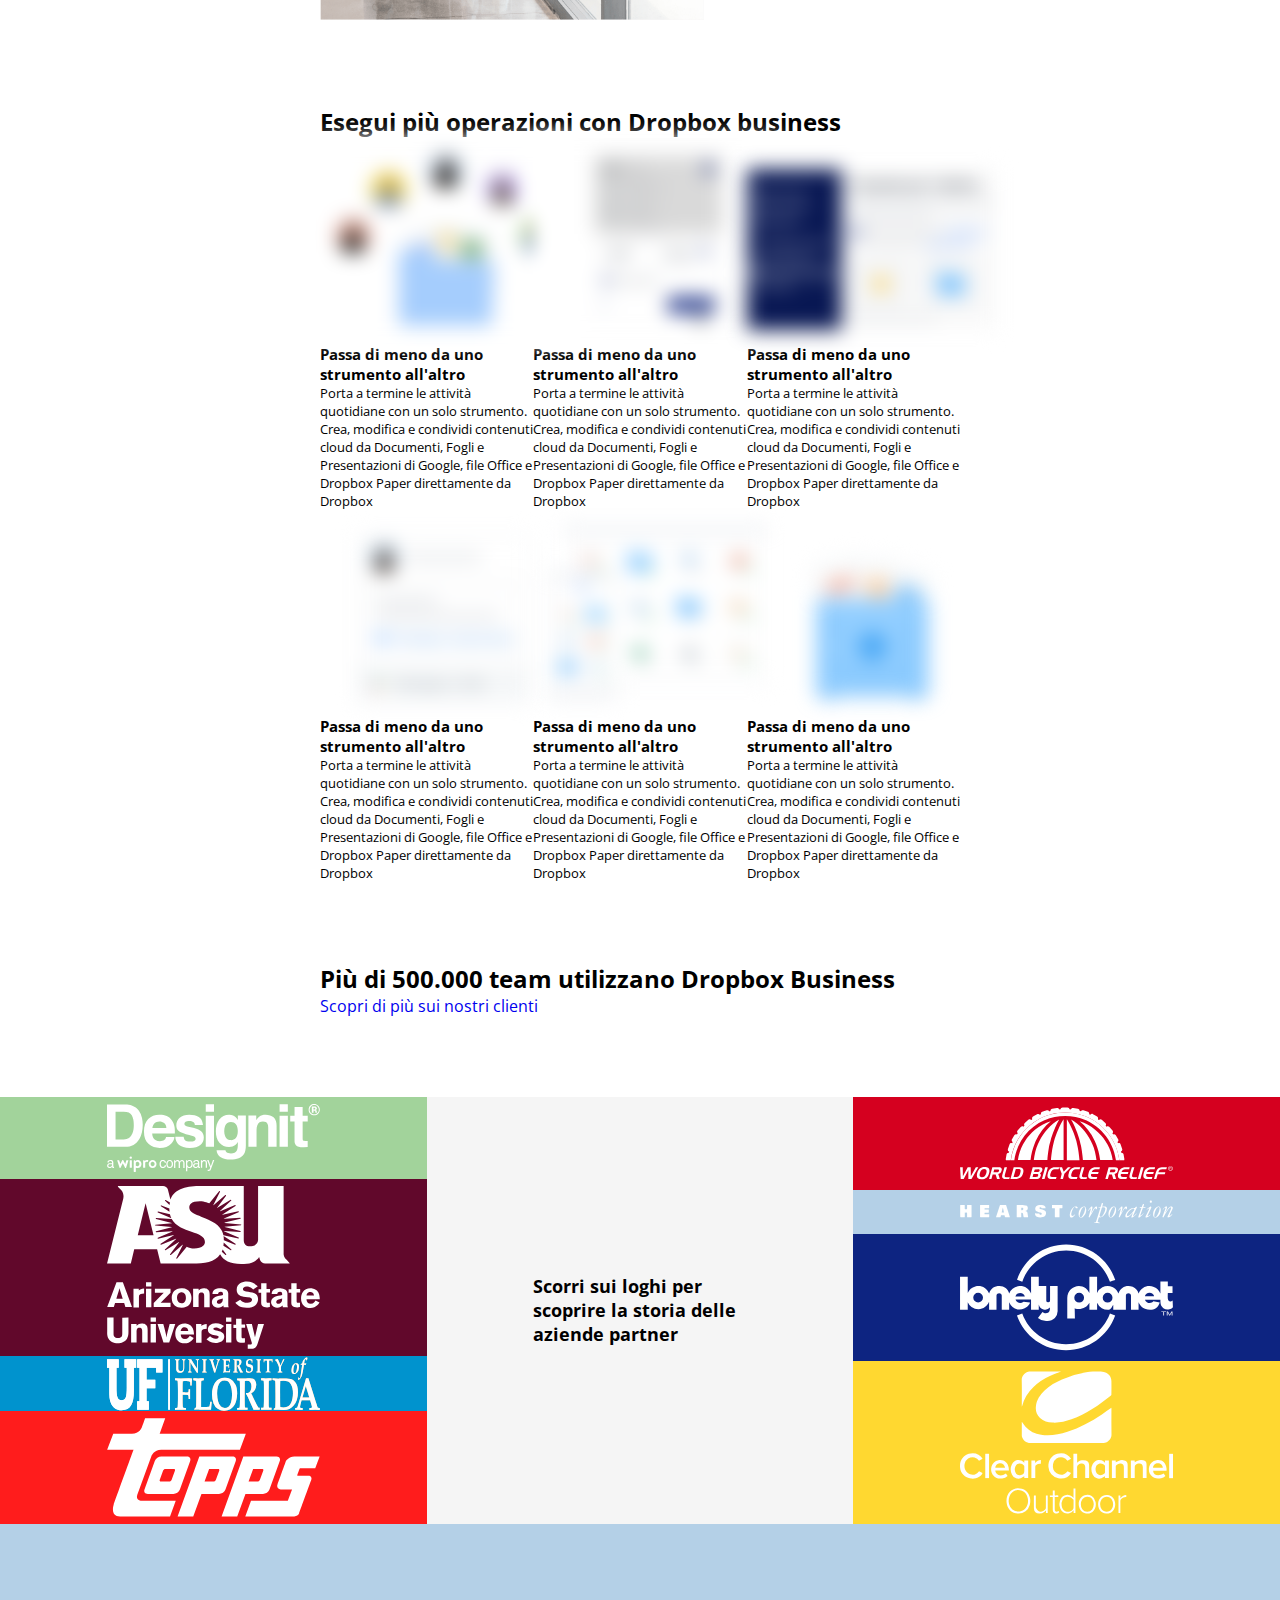
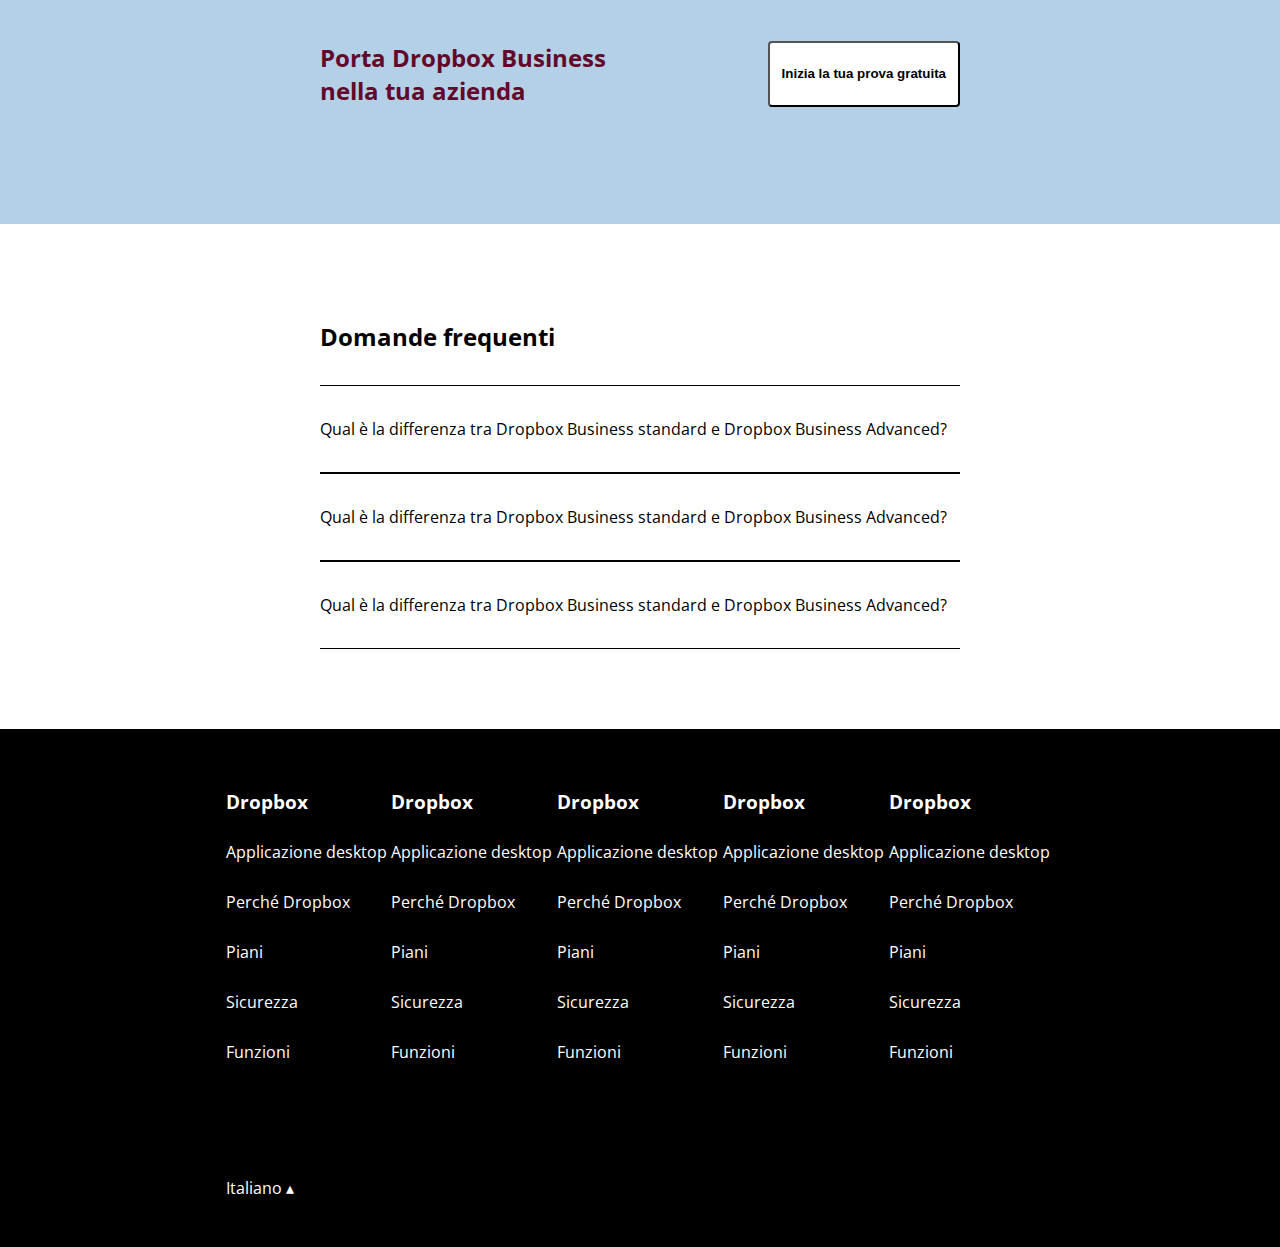
<file: bonus/index bonus.html>
<!DOCTYPE html>
<html lang="en">

<head>
    <meta charset="UTF-8">
    <meta name="viewport" content="width=device-width, initial-scale=1.0">
    <title>Dropbox</title>
    <link rel="stylesheet" href="../bonus/assets/css/style bonus.css">
    <link rel="stylesheet" href="https://cdnjs.cloudflare.com/ajax/libs/font-awesome/6.5.1/css/all.min.css"
        integrity="sha512-DTOQO9RWCH3ppGqcWaEA1BIZOC6xxalwEsw9c2QQeAIftl+Vegovlnee1c9QX4TctnWMn13TZye+giMm8e2LwA=="
        crossorigin="anonymous" referrerpolicy="no-referrer" />
    <link rel='stylesheet' href='https://fonts.googleapis.com/css?family=Open Sans'>
</head>

<body>
    <header>
        <nav>
            <div class="left">
                <img src="../bonus/assets/img/logo-small.png" alt="Dropbox logo">
                <a href="#">Perché Dropbox</a>
                <a href="#">Funzioni</a>
                <a href="#">Piani</a>
            </div>
            <div class="right">
                <a href="#">Supporto</a>
                <a href="#">Contatta l'ufficio vendite</a>
                <a href="./login.html">Accedi</a>
                <button>Inizia</button>
            </div>
        </nav>
    </header>
    <main class="center container-big">
        <div class="jumbotron">
            <div class="jumbotron-title container-medium">
                <h1>Tutto ciò che ti serve per il tuo lavoro, in un unico posto</h1>
            </div>
            <div class="jumbotron-body container-medium">
                <div class="jumbotron-text">
                    <p>Finalmente tutti i tuoi strumenti, contenuti e collaboratori sono accessibili dallo stesso posto.
                        Dropbox business è più di uno spazio di archiviazione sicuro: è un modo intelligente e integrato
                        per ottimizzare il flusso di lavoro esistente.</p>
                    <button>Inizia la tua prova gratuita</button>
                    <input type="button" value="Annulla in qualsiasi momento">
                    <div>&DownArrow;</div>
                </div>
                <div class="jumbotron-img">
                    <img src="./assets/img/jumbo.png" width="100%" alt="">
                </div>
            </div>
        </div>
        <div class="plans container-small">
            <div class="plans-title">
                <h2>Trova il piano Business che fa per te</h2>
                <input type="radio" name="billing" id="">Fatturazione mensile
                <input type="radio" name="billing" id="">Fatturazione annuale
            </div>
            <div class="container">
                <div class="row">
                    <div class="col-4">
                        <div class="card">
                            <div class="card-name"><i class="fa-solid fa-user"></i> Singolo</div>
                            <div class="card-body">
                                <h4>Professional</h4>
                                <p>&euro; 12.00</p>
                                <p>/mese</p>
                                <ul>
                                    <li><i class="fa-solid fa-user"></i> 1 utente</li>
                                    <li><i class="fa-solid fa-folder"></i> 5 TB di archiviazione sicura</li>
                                    <li><i class="fa-solid fa-share-nodes"></i> Funzioni di produttività premium e
                                        condivisione semplice e sicura</li>
                                </ul>
                                <button>Prova gratis per 30 giorni</button><br>
                                <span>oppure</span><a href="#"> acquista ora</a>
                                <hr>
                                <h4>Punti salienti del piano</h4>
                                <ul>
                                    <li><i class="fa-solid fa-check"></i> Invia file fino a 100gb con Dropbox transfert
                                    </li>
                                    <li><i class="fa-solid fa-check"></i> Cartelle offline sui dispositivi mobili</li>
                                </ul>
                            </div>
                        </div>
                        <div class="card">
                            <div class="card-name"><i class="fa-solid fa-users"></i> Team</div>
                            <div class="card-body">
                                <h4>Professional</h4>
                                <p>&euro; 18.00</p>
                                <p>/utente/mese</p>
                                <ul>
                                    <li><i class="fa-solid fa-user"></i> 1 utente</li>
                                    <li><i class="fa-solid fa-folder"></i> 5 TB di archiviazione sicura</li>
                                    <li><i class="fa-solid fa-share-nodes"></i> Funzioni di produttività premium e
                                        condivisione semplice e sicura</li>
                                </ul>
                                <button>Prova gratis per 30 giorni</button><br>
                                <span>oppure</span><a href="#"> acquista ora</a>
                                <hr>
                                <h4>Punti salienti del piano</h4>
                                <ul>
                                    <li><i class="fa-solid fa-check"></i> Nessun limite di spazio per i file</li>
                                    <li><i class="fa-solid fa-check"></i> Cartelle offline sui dispositivi mobili</li>
                                    <li><i class="fa-solid fa-check"></i> Risparmio del 50% rispetto alle iscrizioni
                                        singole</li>
                                    <li><i class="fa-solid fa-check"></i> Possibilità di inserire nuovi membri del team
                                    </li>
                                    <li><i class="fa-solid fa-check"></i> Gestione dei permessi in base ai ruoli</li>
                                </ul>
                            </div>
                        </div>
                        <div class="card">
                            <div class="card-name"><i class="fa-solid fa-building"></i> Azienda</div>
                            <div class="card-body">
                                <h4>Professional</h4>
                                <p>Contattaci</p>
                                <p>-</p>
                                <ul>
                                    <li><i class="fa-solid fa-user"></i> 1 utente</li>
                                    <li><i class="fa-solid fa-folder"></i> 5 TB di archiviazione sicura</li>
                                    <li><i class="fa-solid fa-share-nodes"></i> Funzioni di produttività premium e
                                        condivisione semplice e sicura</li>
                                </ul>
                                <button>Prova gratis per 30 giorni</button><br>
                                <span>oppure</span><a href="#"> acquista ora</a>
                                <hr>
                                <h4>Punti salienti del piano</h4>
                                <ul>
                                    <li><i class="fa-solid fa-check"></i> Cartelle offline sui dispositivi mobili</li>
                                    <li><i class="fa-solid fa-check"></i> Servizio assistenza h/24</li>
                                    <li><i class="fa-solid fa-check"></i> Possibilità di personalizzazione totale</li>
                                </ul>
                            </div>
                        </div>
                    </div>
                    <div class="horizontal-card">
                        <div class="card-name"><i class="fa-solid fa-building"></i> Team</div>
                        <div class="card-body">
                            <h4>Enterprise</h4>
                            <p>Contatta l'ufficio vendite</p>
                            <p>Soluzioni personalizzate e supporto su misura per aiutare i professionisti IT nella
                                gestione su qualsiasi scala</p>
                            <button>Contatta l'ufficio vendite</button>
                        </div>
                    </div>
                </div>
            </div>
        </div>
        <div class="find-a-partner container-small">
            <div class="partner-img">
                <img id="partner" src="./assets/img/partner.png" height="500px" alt="">
            </div>
            <div class="partner-text">
                <h3>Entra in contatto con un partner Dropbox</h3>
                <p>Lorem ipsum dolor sit amet consectetur adipisicing elit. Optio ducimus facere, perferendis odio
                    dolore obcaecati. Animi sint corrupti recusandae esse eum excepturi sapiente, reprehenderit commodi,
                    odio rem eligendi inventore libero?</p>
                <input type="button" value="Trova un partner">
            </div>
        </div>
        <div class="functions container-small">
            <h2>Esegui più operazioni con Dropbox business</h2>
            <div class="row">
                <div class="function-box">
                    <div class="function-img">
                        <img class="window" src="./assets/img/business-feature-switching-tools.png" alt="">
                    </div>
                    <div class="function-title">
                        <h3>Passa di meno da uno strumento all'altro</h3>
                    </div>
                    <div class="function-text">Porta a termine le attività quotidiane con un solo strumento. Crea,
                        modifica e condividi contenuti cloud da Documenti, Fogli e Presentazioni di Google, file Office
                        e Dropbox Paper direttamente da Dropbox</div>
                </div>
                <div class="function-box">
                    <div class="function-img">
                        <img class="window" src="./assets/img/business-feature-send-files-it.png" alt="">
                    </div>
                    <div class="function-title">
                        <h3>Passa di meno da uno strumento all'altro</h3>
                    </div>
                    <div class="function-text">Porta a termine le attività quotidiane con un solo strumento. Crea,
                        modifica e condividi contenuti cloud da Documenti, Fogli e Presentazioni di Google, file Office
                        e Dropbox Paper direttamente da Dropbox</div>
                </div>
                <div class="function-box">
                    <div class="function-img">
                        <img class="window" src="./assets/img/business-feature-coordinate-it.png" alt="">
                    </div>
                    <div class="function-title">
                        <h3>Passa di meno da uno strumento all'altro</h3>
                    </div>
                    <div class="function-text">Porta a termine le attività quotidiane con un solo strumento. Crea,
                        modifica e condividi contenuti cloud da Documenti, Fogli e Presentazioni di Google, file Office
                        e Dropbox Paper direttamente da Dropbox</div>
                </div>
                <div class="function-box">
                    <div class="function-img">
                        <img class="window" src="./assets/img/business-feature-integrations-it.png" alt="">
                    </div>
                    <div class="function-title">
                        <h3>Passa di meno da uno strumento all'altro</h3>
                    </div>
                    <div class="function-text">Porta a termine le attività quotidiane con un solo strumento. Crea,
                        modifica e condividi contenuti cloud da Documenti, Fogli e Presentazioni di Google, file Office
                        e Dropbox Paper direttamente da Dropbox</div>
                </div>
                <div class="function-box">
                    <div class="function-img">
                        <img class="window" src="./assets/img/business-feature-multi-device.png" alt="">
                    </div>
                    <div class="function-title">
                        <h3>Passa di meno da uno strumento all'altro</h3>
                    </div>
                    <div class="function-text">Porta a termine le attività quotidiane con un solo strumento. Crea,
                        modifica e condividi contenuti cloud da Documenti, Fogli e Presentazioni di Google, file Office
                        e Dropbox Paper direttamente da Dropbox</div>
                </div>
                <div class="function-box">
                    <div class="function-img">
                        <img class="window" src="./assets/img/business-feature-security.png" alt="">
                    </div>
                    <div class="function-title">
                        <h3>Passa di meno da uno strumento all'altro</h3>
                    </div>
                    <div class="function-text">Porta a termine le attività quotidiane con un solo strumento. Crea,
                        modifica e condividi contenuti cloud da Documenti, Fogli e Presentazioni di Google, file Office
                        e Dropbox Paper direttamente da Dropbox</div>
                </div>
            </div>
        </div>
        <div class="corporate container-small">
            <h2>Più di 500.000 team utilizzano Dropbox Business</h2>
            <a href="#">Scopri di più sui nostri clienti</a>
        </div>
        <div class="corporate-logo">
            <div class="col-3">
                <div class="left-block">
                    <div class="square" id="designit" style="background-color: rgba(162, 211, 155, 1);">
                        <img class="logo" src="./assets/img/designit.svg" width="50%" alt="">
                    </div>
                    <div class="square" id="asu" style="background-color: rgba(97, 8, 43, 1);">
                        <img class="logo" src="./assets/img/arizona_state_university.svg" width="50%" alt="">
                    </div>
                    <div class="square" id="uf" style="background-color: rgba(0, 147, 206, 1);">
                        <img class="logo" src="./assets/img/university_of_florida.svg" alt="" width="50%">
                    </div>
                    <div class="square" id="topps" style="background-color: rgba(255, 28, 28, 1);">
                        <img class="logo" src="./assets/img/topps.svg" width="50%" alt="">
                    </div>
                </div>
                <div class="central-block">
                    <div class="try-me">
                        <p>Scorri sui loghi per scoprire la storia delle aziende partner</p>
                    </div>

                    <div class="text-showoff designit">
                        <h2><img src="./assets/img/designit.svg" width="50%" alt=""></h2>
                        <hr>
                        <p>Lorem ipsum dolor sit amet consectetur adipisicing elit. Vitae impedit fugiat, voluptatum
                            tempore in beatae commodi quam accusantium hic illo perspiciatis iste aliquid placeat
                            delectus adipisci temporibus iure asperiores, minus ex reiciendis est. Consectetur
                            tempore architecto omnis repudiandae similique quas!</p>
                        <hr>
                        <p>Simone Nolberto, Boolean</p>
                    </div>
                    <div class="text-showoff asu">
                        <h2><img src="./assets/img/arizona_state_university.svg" width="50%" alt=""></h2>
                        <hr>
                        <p>Lorem ipsum dolor sit amet consectetur adipisicing elit. Vitae impedit fugiat, voluptatum
                            tempore in beatae commodi quam accusantium hic illo perspiciatis iste aliquid placeat
                            delectus adipisci temporibus iure asperiores, minus ex reiciendis est. Consectetur
                            tempore architecto omnis repudiandae similique quas!</p>
                        <hr>
                        <p>Simone Nolberto, Boolean</p>
                    </div>
                    <div class="text-showoff uf">
                        <h2><img src="./assets/img/university_of_florida.svg" width="50%" alt=""></h2>
                        <hr>
                        <p>Lorem ipsum dolor sit amet consectetur adipisicing elit. Vitae impedit fugiat, voluptatum
                            tempore in beatae commodi quam accusantium hic illo perspiciatis iste aliquid placeat
                            delectus adipisci temporibus iure asperiores, minus ex reiciendis est. Consectetur
                            tempore architecto omnis repudiandae similique quas!</p>
                        <hr>
                        <p>Simone Nolberto, Boolean</p>
                    </div>
                    <div class="text-showoff topps">
                        <h2><img src="./assets/img/topps.svg" width="50%" alt=""></h2>
                        <hr>
                        <p>Lorem ipsum dolor sit amet consectetur adipisicing elit. Vitae impedit fugiat, voluptatum
                            tempore in beatae commodi quam accusantium hic illo perspiciatis iste aliquid placeat
                            delectus adipisci temporibus iure asperiores, minus ex reiciendis est. Consectetur
                            tempore architecto omnis repudiandae similique quas!</p>
                        <hr>
                        <p>Simone Nolberto, Boolean</p>
                    </div>
                    <div class="text-showoff wbr">
                        <h2><img src="./assets/img/world_bicycle_relief.svg" width="50%" alt=""></h2>
                        <hr>
                        <p>Lorem ipsum dolor sit amet consectetur adipisicing elit. Vitae impedit fugiat, voluptatum
                            tempore in beatae commodi quam accusantium hic illo perspiciatis iste aliquid placeat
                            delectus adipisci temporibus iure asperiores, minus ex reiciendis est. Consectetur
                            tempore architecto omnis repudiandae similique quas!</p>
                        <hr>
                        <p>Simone Nolberto, Boolean</p>
                    </div>
                    <div class="text-showoff hearts">
                        <h2><img src="./assets/img/hearst_corp.svg" width="50%" alt=""></h2>
                        <hr>
                        <p>Lorem ipsum dolor sit amet consectetur adipisicing elit. Vitae impedit fugiat, voluptatum
                            tempore in beatae commodi quam accusantium hic illo perspiciatis iste aliquid placeat
                            delectus adipisci temporibus iure asperiores, minus ex reiciendis est. Consectetur
                            tempore architecto omnis repudiandae similique quas!</p>
                        <hr>
                        <p>Simone Nolberto, Boolean</p>
                    </div>
                    <div class="text-showoff lp">
                        <h2><img src="./assets/img/lonely_planet.svg" width="50%" alt=""></h2>
                        <hr>
                        <p>Lorem ipsum dolor sit amet consectetur adipisicing elit. Vitae impedit fugiat, voluptatum
                            tempore in beatae commodi quam accusantium hic illo perspiciatis iste aliquid placeat
                            delectus adipisci temporibus iure asperiores, minus ex reiciendis est. Consectetur
                            tempore architecto omnis repudiandae similique quas!</p>
                        <hr>
                        <p>Simone Nolberto, Boolean</p>
                    </div>
                    <div class="text-showoff outdoor">
                        <h2><img src="./assets/img/clear_channel.svg" width="50%" alt=""></h2>
                        <hr>
                        <p>Lorem ipsum dolor sit amet consectetur adipisicing elit. Vitae impedit fugiat, voluptatum
                            tempore in beatae commodi quam accusantium hic illo perspiciatis iste aliquid placeat
                            delectus adipisci temporibus iure asperiores, minus ex reiciendis est. Consectetur
                            tempore architecto omnis repudiandae similique quas!</p>
                        <hr>
                        <p>Simone Nolberto, Boolean</p>
                    </div>
                </div>
                <div class="right-block">
                    <div class="square" id="wbr" style="background-color: rgba(213, 0, 31, 1);">
                        <img class="logo" src="./assets/img/world_bicycle_relief.svg" width="50%" alt="">
                    </div>
                    <div class="square" id="hearts" style="background-color: rgba(180, 208, 231, 1);">
                        <img class="logo" src="./assets/img/hearst_corp.svg" width="50%" alt="">
                    </div>
                    <div class="square" id="lp" style="background-color: rgba(13, 36, 129, 1);">
                        <img class="logo" src="./assets/img/lonely_planet.svg" alt="" width="50%">
                    </div>
                    <div class="square" id="outdoor" style="background-color: rgba(255, 216, 48, 1);">
                        <img class="logo" src="./assets/img/clear_channel.svg" alt="" width="50%">
                    </div>
                </div>
            </div>
        </div>
        <section>
            <div class="cta container-small">
                <h2 class="section-title">Porta Dropbox Business nella tua azienda</h2>
                <input type="button" value="Inizia la tua prova gratuita">
            </div>
        </section>
        <div class="faq container-small">
            <h2>Domande frequenti</h2>
            <div class="question-box">
                <div class="question">Qual è la differenza tra Dropbox Business standard e Dropbox Business Advanced?
                    <i class="fa-solid fa-chevron-down fa-xs"></i>
                    <i class="fa-solid fa-chevron-up fa-xs"></i>
                    <div class="answer">Lorem, ipsum dolor sit amet consectetur adipisicing elit. Amet excepturi
                        recusandae explicabo incidunt, magni ipsum! A neque esse animi doloremque. Ab dolores soluta
                        rerum minus repellat? Pariatur voluptate maiores quaerat!</div>
                </div>
                <div class="question">Qual è la differenza tra Dropbox Business standard e Dropbox Business Advanced?
                    <i class="fa-solid fa-chevron-down fa-xs"></i>
                    <i class="fa-solid fa-chevron-up fa-xs"></i>
                    <div class="answer">Lorem, ipsum dolor sit amet consectetur adipisicing elit. Amet excepturi
                        recusandae explicabo incidunt, magni ipsum! A neque esse animi doloremque. Ab dolores soluta
                        rerum minus repellat? Pariatur voluptate maiores quaerat!</div>
                </div>
                <div class="question">Qual è la differenza tra Dropbox Business standard e Dropbox Business Advanced?
                    <i class="fa-solid fa-chevron-down fa-xs"></i>
                    <i class="fa-solid fa-chevron-up fa-xs"></i>
                    <div class="answer">Lorem, ipsum dolor sit amet consectetur adipisicing elit. Amet excepturi
                        recusandae explicabo incidunt, magni ipsum! A neque esse animi doloremque. Ab dolores soluta
                        rerum minus repellat? Pariatur voluptate maiores quaerat!</div>
                </div>
            </div>

        </div>
    </main>
    <footer>
        <div class="top container-medium">
            <div class="footer-card">
                <h3>Dropbox</h3>
                <ul>
                    <li>Applicazione desktop</li>
                    <li>Perché Dropbox</li>
                    <li>Piani</li>
                    <li>Sicurezza</li>
                    <li>Funzioni</li>
                </ul>
            </div>
            <div class="footer-card">
                <h3>Dropbox</h3>
                <ul>
                    <li>Applicazione desktop</li>
                    <li>Perché Dropbox</li>
                    <li>Piani</li>
                    <li>Sicurezza</li>
                    <li>Funzioni</li>
                </ul>
            </div>
            <div class="footer-card">
                <h3>Dropbox</h3>
                <ul>
                    <li>Applicazione desktop</li>
                    <li>Perché Dropbox</li>
                    <li>Piani</li>
                    <li>Sicurezza</li>
                    <li>Funzioni</li>
                </ul>
            </div>
            <div class="footer-card">
                <h3>Dropbox</h3>
                <ul>
                    <li>Applicazione desktop</li>
                    <li>Perché Dropbox</li>
                    <li>Piani</li>
                    <li>Sicurezza</li>
                    <li>Funzioni</li>
                </ul>
            </div>
            <div class="footer-card">
                <h3>Dropbox</h3>
                <ul>
                    <li>Applicazione desktop</li>
                    <li>Perché Dropbox</li>
                    <li>Piani</li>
                    <li>Sicurezza</li>
                    <li>Funzioni</li>
                </ul>
            </div>

        </div>
        <div class="bottom container-medium">
            <p><i class="fa-solid fa-earth-americas"></i> Italiano &blacktriangle;</p>
        </div>
    </footer>
</body>

</html>
</file>
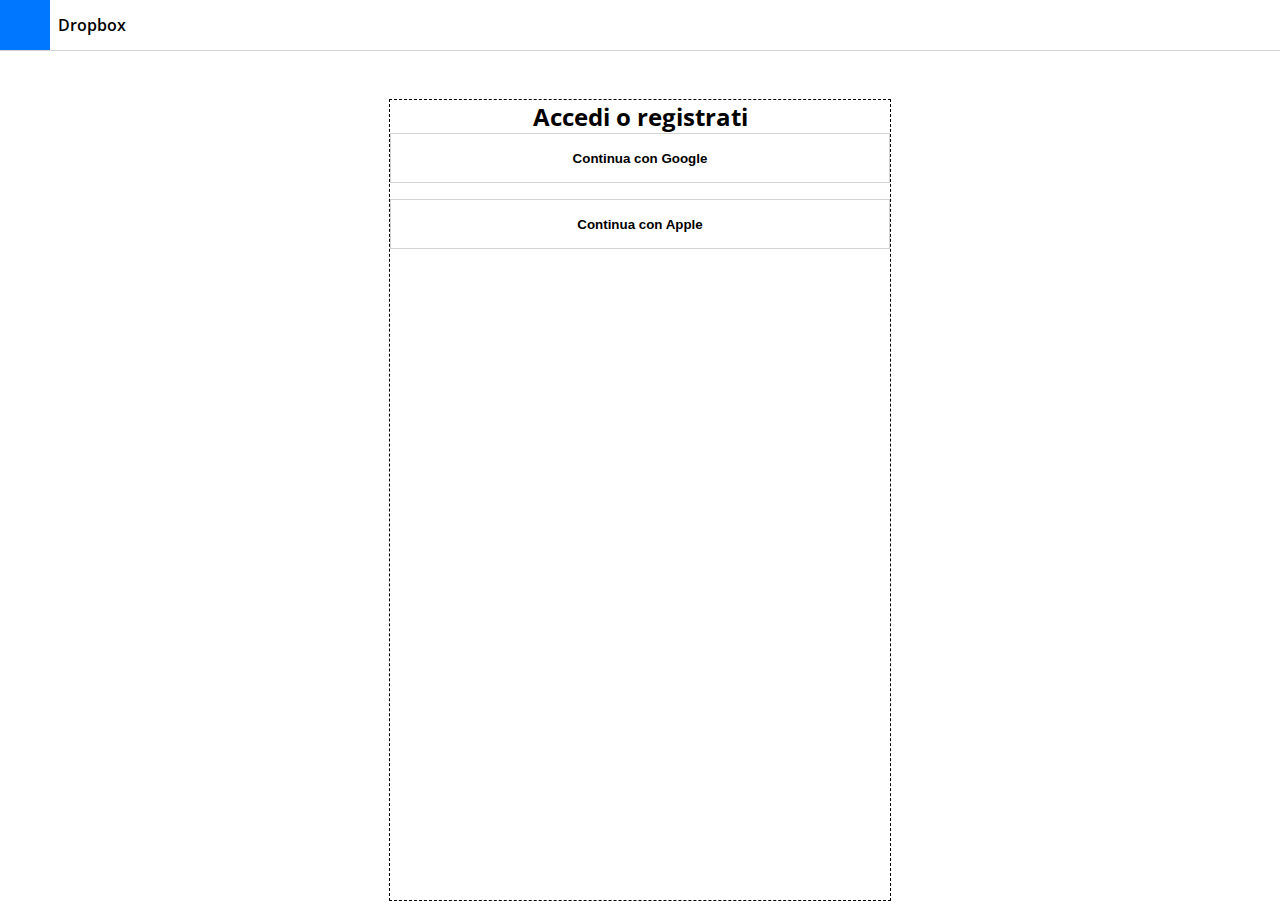
<file: bonus/login.html>
<!DOCTYPE html>
<html lang="en">

<head>
    <meta charset="UTF-8">
    <meta name="viewport" content="width=device-width, initial-scale=1.0">
    <title>login</title>
    <link rel="stylesheet" href="../bonus/assets/css/login-style.css">
    <link rel="stylesheet" href="https://cdnjs.cloudflare.com/ajax/libs/font-awesome/6.5.1/css/all.min.css"
        integrity="sha512-DTOQO9RWCH3ppGqcWaEA1BIZOC6xxalwEsw9c2QQeAIftl+Vegovlnee1c9QX4TctnWMn13TZye+giMm8e2LwA=="
        crossorigin="anonymous" referrerpolicy="no-referrer" />
    <link rel='stylesheet' href='https://fonts.googleapis.com/css?family=Open Sans'>
</head>

<body>
    <header>
        <nav>
            <div class="left">
                <div class="logo"><i class="fa-brands fa-dropbox"></i></div>
                <div>Dropbox</div>
            </div>

            <div class="right">
                <i class="fa-solid fa-globe"></i>
            </div>


        </nav>
    </header>
    <main>
        <div class="login">
            <h2>Accedi o registrati</h2>
            <div class="container">
                <input type="button" value="Continua con Google">
                <input type="button" value="Continua con Apple">
            </div>

        </div>
    </main>
    <footer></footer>
</body>

</html>
</file>
<file: assets/css/style.css>
* {
    margin: 0;
    padding: 0;
    box-sizing: border-box;
}

html{
    scroll-behavior: smooth;
}

body {
    font-family: "open sans";
}

:root {
    --drop-primary: rgba(0, 97, 255, 1);
    --drop-section-bg: rgba(180, 208, 231, 1);
    --drop-box-bg: rgba(245, 245, 245, 1);
    --drop-font: rgba(97, 8, 43, 1);
    --drop-footer: rgba(0, 0, 0, 1);
}

button {
    background-color: var(--drop-primary);
    color: white;
    font-size: 15px;
    font-weight: 600;
    padding: 0.5rem 1rem;
}

.container-big {
    width: 100%;
}

.container-medium {
    width: 70%;
    margin: auto;
}

.container-small {
    width: 50%;
    margin: 0 5rem;
}

ul {
    list-style: none;
}

a {
    text-decoration: none;
}

a.blue {
    background-color: var(--drop-primary);
    width: fit-content;
    padding: 1rem 2rem;
    color: white;
}

input {
    padding: 0.75rem;
    border-radius: 0.25rem;
    background-color: white;
    font-weight: 600;
}

a.blue:hover {
    opacity: 70%;
}

/* #region header */

nav {
    position: fixed;
    display: flex;
    justify-content: space-between;
    padding: 1rem;
    z-index: 1;
    width: 100%;
    background-color: white;

    & a {
        color: black;
    }
}

.left {
    display: flex;
    align-items: center;
    gap: 2rem;
    flex-grow: 1;
}

.right {
    display: flex;
    justify-content: flex-end;
    align-items: center;
    gap: 2rem;
    flex-grow: 1;
}

.left>a:hover {
    border-bottom: 3px solid blue;
}

.right>a:hover {
    border-bottom: 3px solid blue;
}

/* #endregion header */

/* #region main */
.center {
    display: flex;
    justify-content: center;
    align-items: center;
    flex-direction: column;
}

.jumbotron {
    width: 100%;
    background-color: var(--drop-section-bg);
}

.jumbotron-title {
    margin: auto;
    margin-top: 10rem;
    font-size: xx-large;
}

.jumbotron-body {
    margin: auto;
    display: flex;
    padding: 3em 3rem 0;
}

.jumbotron-text {
    width: 60%;
    display: flex;
    flex-direction: column;
    gap: 3rem;
}

.jumbotron-img {
    margin-bottom: -5rem;
}

.scroll-button{
    color: black;
    font-size: xxx-large;
}

/* end jumbotron */


.plans {
    margin-top: 4rem;
}

.plans-title {
    margin: 4rem 0;

}

.col-4 {
    width: calc((100%/12)*4);
    padding: 1rem;
}

.card {
    width: 100%;
    height: 100%;
    border: 1px solid lightgray;
    line-height: 50px;
}

.card-name {
    text-align: center;
    border-bottom: 1px solid lightgray;
    padding: 0.5rem;
}

.card-body {
    padding: 1rem;
}

.fa-check {
    color: blue;
}

.horizontal-card {
    margin-top: 2rem;
    min-height: 200px;
    width: 100%;
    border: 1px solid lightgrey;
    position: relative;
    line-height: 50px;
}

.horizontal-card a {
    position: absolute;
    top: 6rem;
    right: 1rem;
}

/* end plans */


.find-a-partner {
    margin: 5rem 0;
    display: flex;
    align-items: center;
}

.partner-img {
    width: 60%;
}

#partner {
    max-width: 100%;
}

.partner-text {
    width: 40%;
    padding: 2rem;
    display: flex;
    flex-direction: column;
    gap: 1rem;

    >a.white {
        border: 1px solid;
        padding: 1rem;
        width: fit-content;
    }
}

/* end find a partner */


.functions {
    margin-bottom: 5rem;
}

.row {
    display: flex;
    justify-content: space-between;
    flex-wrap: wrap;
    margin: -1rem;
}

.window {
    max-width: 100%;
    filter: blur(10px);
}

.function-img {
    width: 250px;
}

.function-box:hover .window {
    filter: blur(0);
}

/* end functions */

.corporate-logo {
    width: 100%;
}

.col-3 {
    margin-top: 5rem;
    display: flex;
}

.left-block,
.central-block,
.right-block {
    width: 450px;
    aspect-ratio: 1;
    flex-grow: 1;
}

.central-block {
    background-color: var(--drop-box-bg);
    position: relative;
}

.left-block,
.right-block {
    display: flex;
    flex-wrap: wrap;
}

.square {
    width: 250px;
    flex-grow: 1;
    display: flex;
    justify-content: center;
    align-items: center;
}

.logo {
    filter: invert(100%);
}

.try-me {
    font-size: large;
    font-weight: 700;
    width: 50%;
    margin: auto;
    position: absolute;
    top: 50%;
    left: 50%;
    transform: translate(-50%, -50%);
}

body:has(.square:hover) .try-me {
    display: none;
}

.text-showoff {
    padding: 2rem;
    font-size: small;
    display: none;
}

body:has(#designit:hover) .text-showoff.designit {
    display: block;
}

body:has(#asu:hover) .text-showoff.asu {
    display: block;
}

body:has(#uf:hover) .text-showoff.uf {
    display: block;
}

body:has(#topps:hover) .text-showoff.topps {
    display: block;
}

body:has(#wbr:hover) .text-showoff.wbr {
    display: block;
}

body:has(#hearts:hover) .text-showoff.hearts {
    display: block;
}

body:has(#lp:hover) .text-showoff.lp {
    display: block;
}

body:has(#outdoor:hover) .text-showoff.outdoor {
    display: block;
}

/* end corporate logo */


section {
    background-color: var(--drop-section-bg);
    width: 100%;
    height: 300px;
    display: flex;
    justify-content: center;
    align-items: center;
    margin-bottom: 6rem;
}

.cta {
    display: flex;
    justify-content: space-between;

    >a.white {
        border: 1px solid;
        padding: 1rem;
        width: fit-content;
    }

    >h2 {
        color: var(--drop-font);
        max-width: 50%;
    }
}

/* end call to action */


.faq {
    margin-bottom: 5rem;
}

.question-box {
    margin-top: 2rem;
}

.question {
    border-top: 1px solid;
    border-bottom: 1px solid;
    padding: 2rem 0;
}

.question:hover .answer {
    display: block;
}

.question:hover i.fa-chevron-up {
    display: inline-block;
}

.question:hover i.fa-chevron-down {
    display: none;
}

.fa-chevron-down {
    padding: 0 3rem;
}

i.fa-chevron-up {
    display: none;
    padding: 0 3rem;
}

.answer {
    width: 90%;
    margin: auto;
    padding: 2rem;
    display: none;
}


/* end faq */


/* #endregion main */

/* #region footer */
footer {
    background-color: var(--drop-footer);
    color: white;
    padding: 3rem;
}

.top {
    min-height: 400px;
    display: flex;
}

.footer-card {
    width: calc(100%/5);
    min-height: 300px;
    line-height: 50px;
}


/* #endregion footer */
</file>
<file: bonus/assets/css/style bonus.css>
* {
    margin: 0;
    padding: 0;
    box-sizing: border-box;
}

body {
    font-family: "open sans";
}

:root {
    --drop-primary: rgba(0, 97, 255, 1);
    --drop-section-bg: rgba(180, 208, 231, 1);
    --drop-box-bg: rgba(245, 245, 245, 1);
    --drop-font: rgba(97, 8, 43, 1);
    --drop-footer: rgba(0, 0, 0, 1);
}

button {
    background-color: var(--drop-primary);
    color: white;
    font-size: 15px;
    font-weight: 600;
    padding: 0.5rem 1rem;
}

.container-big {
    width: 100%;
}

.container-medium {
    width: 70%;
    margin: auto;
}

.container-small {
    width: 50%;
    margin: 0 5rem;
}

ul {
    list-style: none;
}

a {
    text-decoration: none;
}

input {
    padding: 0.75rem;
    border-radius: 0.25rem;
    background-color: white;
    font-weight: 600;
}

button:hover {
    opacity: 70%;
}

/* #region header */

nav {
    position: fixed;
    display: flex;
    justify-content: space-between;
    padding: 1rem;
    z-index: 1;
    width: 100%;
    background-color: white;
}

.left {
    display: flex;
    align-items: center;
    gap: 2rem;
    flex-grow: 1;
}

.right {
    display: flex;
    justify-content: flex-end;
    align-items: center;
    gap: 2rem;
    flex-grow: 1;
}

.left>a:hover {
    border-bottom: 3px solid blue;
}

.right>a:hover {
    border-bottom: 3px solid blue;
}

/* #endregion header */

/* #region main */
.center {
    display: flex;
    justify-content: center;
    align-items: center;
    flex-direction: column;
}

.jumbotron {
    width: 100%;
    background-color: var(--drop-section-bg);
}

.jumbotron-title {
    margin: auto;
    margin-top: 10rem;
    font-size: xx-large;
}

.jumbotron-body {
    margin: auto;
    display: flex;
    padding: 3em 3rem 0;
}

.jumbotron-text {
    width: 60%;
    padding: 2rem;


}

.jumbotron-img {
    margin-bottom: -5rem;
}


/* end jumbotron */


.plans {
    margin-top: 4rem;
}

.plans-title {
    margin: 4rem 0;

}

.col-4 {
    width: calc((100%/12)*4);
    display: flex;
    flex-grow: 1;
    gap: 1rem;
}

.card {
    width: 100%;
    min-height: 400px;
    border: 1px solid lightgray;
    line-height: 40px;
}

.card-name {
    text-align: center;
    border-bottom: 1px solid lightgray;
    padding: 0.5rem;
}

.card-body {
    padding: 1rem;
}

.fa-check {
    color: blue;
}

.horizontal-card {
    margin-top: 2rem;
    min-height: 200px;
    width: 100%;
    border: 1px solid lightgrey;
    position: relative;
    line-height: 50px;
}

.horizontal-card button {
    position: absolute;
    top: 6rem;
    right: 1rem;
}

/* end plans */


.find-a-partner {
    margin: 5rem 0;
    display: flex;
    align-items: center;
}

.partner-img {
    width: 60%;
}

#partner {
    max-width: 100%;
}

.partner-text {
    width: 40%;
    padding: 2rem;
}

/* end find a partner */


.functions {
    margin-bottom: 5rem;
}

.row {
    display: flex;
    flex-wrap: wrap;
    max-width: 100%;

}

.function-box {
    width: calc(100%/3);
    font-size: small;
}

.window {
    max-width: 100%;
    filter: blur(10px);
}

.function-img {
    width: 250px;

}

.function-box:hover .window {
    filter: blur(0);
}

/* end functions */

.corporate-logo {
    width: 100%;
}

.col-3 {
    margin-top: 5rem;
    display: flex;
}

.left-block,
.central-block,
.right-block {
    width: 450px;
    aspect-ratio: 1;
    flex-grow: 1;
}

.central-block {
    background-color: var(--drop-box-bg);
    position: relative;
}

.left-block,
.right-block {
    display: flex;
    flex-wrap: wrap;
}

.square {
    width: 250px;
    flex-grow: 1;
    display: flex;
    justify-content: center;
}

.logo {
    filter: invert(100%);
}

.try-me{
    font-size: large;
    font-weight: 700;
    width: 50%;
    margin: auto;
    position: absolute;
    top: 50%;
    left: 50%;
    transform: translate(-50%, -50%);
}

body:has(.square:hover) .try-me{
    display: none;
}

.text-showoff {
    padding: 2rem;
    font-size: small;
    display: none;
}

body:has(#designit:hover) .text-showoff.designit {
    display: block;
}

body:has(#asu:hover) .text-showoff.asu {
    display: block;
}

body:has(#uf:hover) .text-showoff.uf {
    display: block;
}

body:has(#topps:hover) .text-showoff.topps {
    display: block;
}

body:has(#wbr:hover) .text-showoff.wbr {
    display: block;
}

body:has(#hearts:hover) .text-showoff.hearts {
    display: block;
}

body:has(#lp:hover) .text-showoff.lp {
    display: block;
}

body:has(#outdoor:hover) .text-showoff.outdoor {
    display: block;
}

/* end corporate logo */


section {
    background-color: var(--drop-section-bg);
    width: 100%;
    height: 300px;
    display: flex;
    justify-content: center;
    align-items: center;
    margin-bottom: 6rem;
}

.cta {
    display: flex;
    justify-content: space-between;
}

.section-title {
    color: var(--drop-font);
    max-width: 50%;
}

/* end call to action */


.faq {
    margin-bottom: 5rem;
}

.question-box {
    margin-top: 2rem;
}

.question {
    border-top: 1px solid;
    border-bottom: 1px solid;
    padding: 2rem 0;
}

.question:hover .answer {
    display: block;
}

.question:hover i.fa-chevron-up {
    display: inline-block;
}

.question:hover i.fa-chevron-down {
    display: none;
}

.fa-chevron-down {
    padding: 0 3rem;
}

i.fa-chevron-up {
    display: none;
    padding: 0 3rem;
}

.answer {
    width: 90%;
    margin: auto;
    padding: 2rem;
    display: none;
}


/* end faq */


/* #endregion main */

/* #region footer */
footer {
    background-color: var(--drop-footer);
    color: white;
    padding: 3rem;
}

.top {
    min-height: 400px;
    display: flex;
}

.footer-card {
    width: calc(100%/5);
    min-height: 300px;
    line-height: 50px;
}


/* #endregion footer */
</file>
<file: bonus/assets/css/login-style.css>
*{
    margin: 0;
    padding: 0;
}

body{
    font-family: "open sans";
    font-weight: 600;
}

/* #region main */

nav{
    display: flex;
    justify-content: space-between;
    border-bottom: 1px solid lightgray;
}
.left{
    display: flex;
    align-items: center;
    gap: 0.5rem;
}

.logo{
    width: 50px;
    height: 50px;
    display: flex;
    background-color: rgb(0, 119, 255);
    justify-content: center;
    align-items: center;
}

.fa-dropbox{
    color: white;
}
.right{
    display: flex;
    align-items: center;
    margin-right: 1rem;
}

/* #endregion main */

.login{
    width: 500px;
    min-height: 800px;
    margin: auto;
    margin-top: 3rem;
    text-align: center;
    border: 1px dashed;
}

.container{
    width: 100%;
    display: flex;
    flex-direction: column;
    justify-content: center;
    gap: 1rem;
}

input{
    height: 50px;
    background-color: white;
    border: 1px solid lightgray;
    font-weight: 600;
}
</file>
